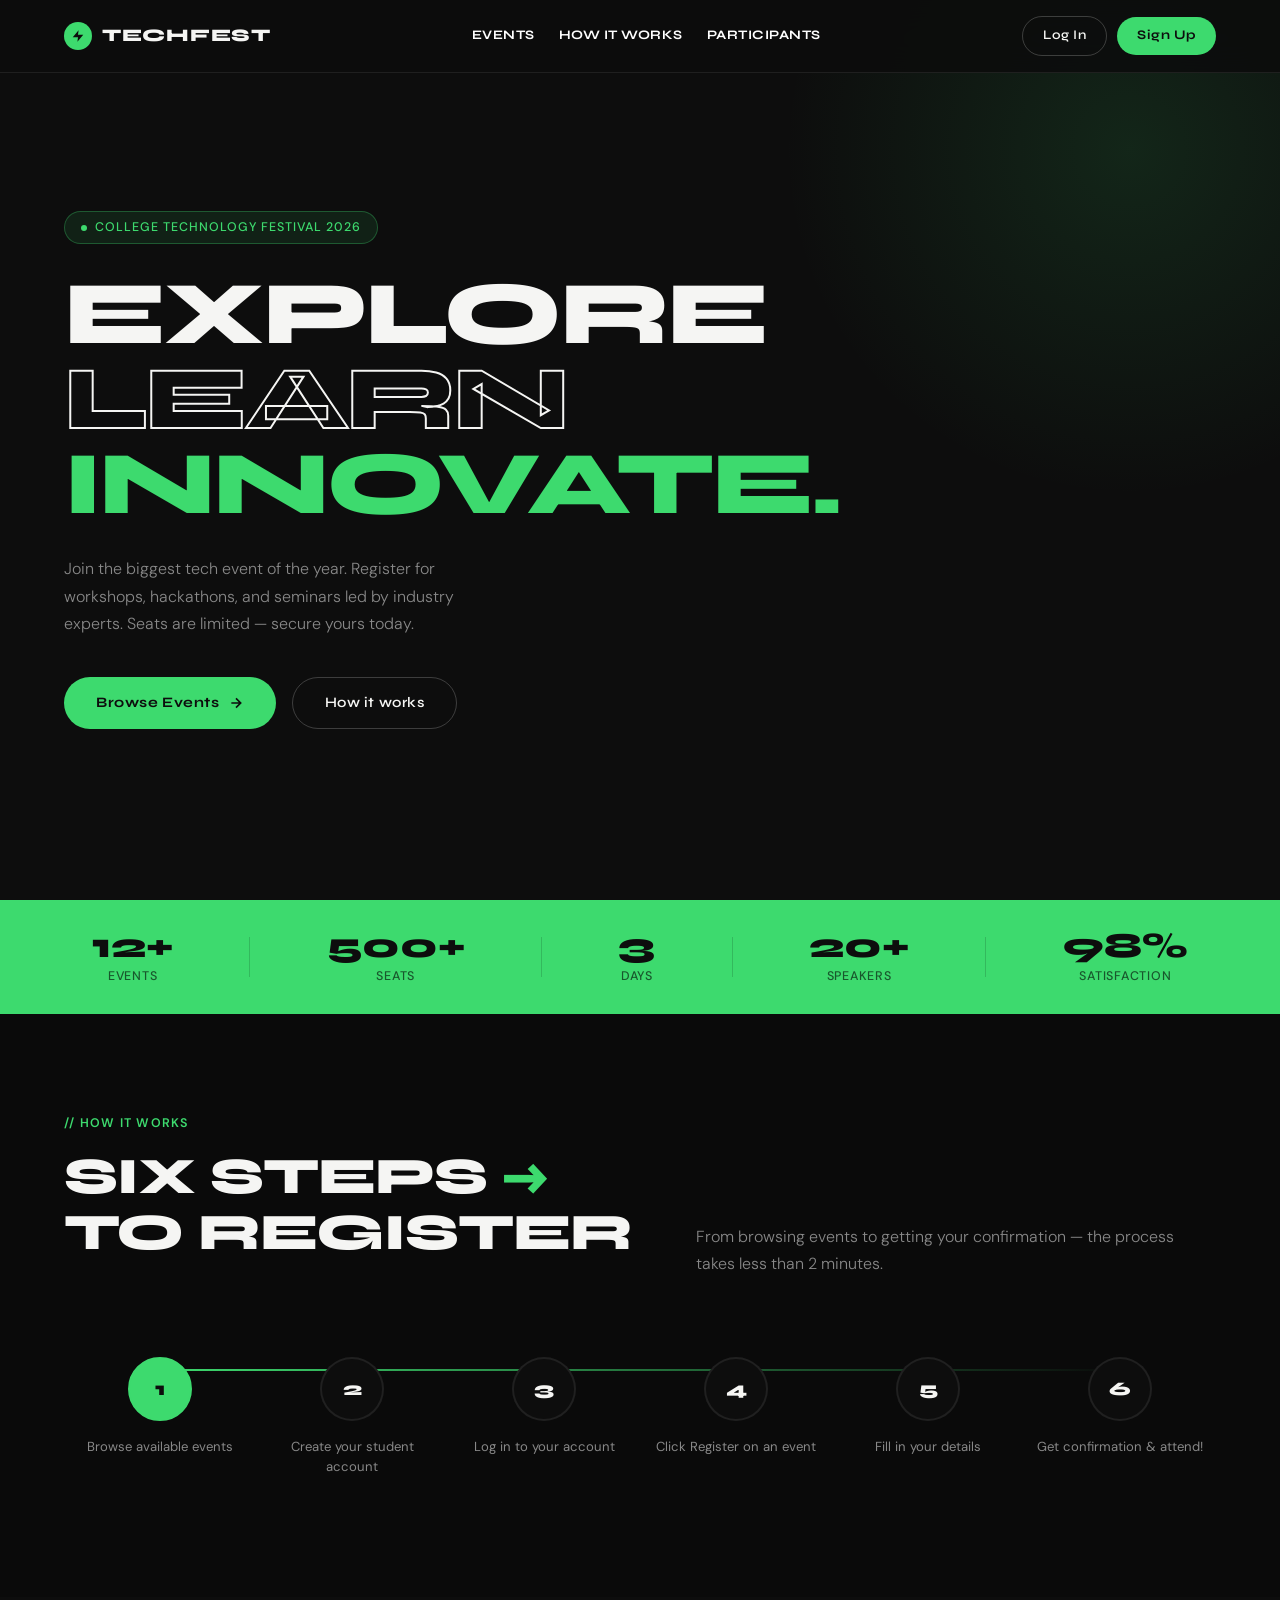
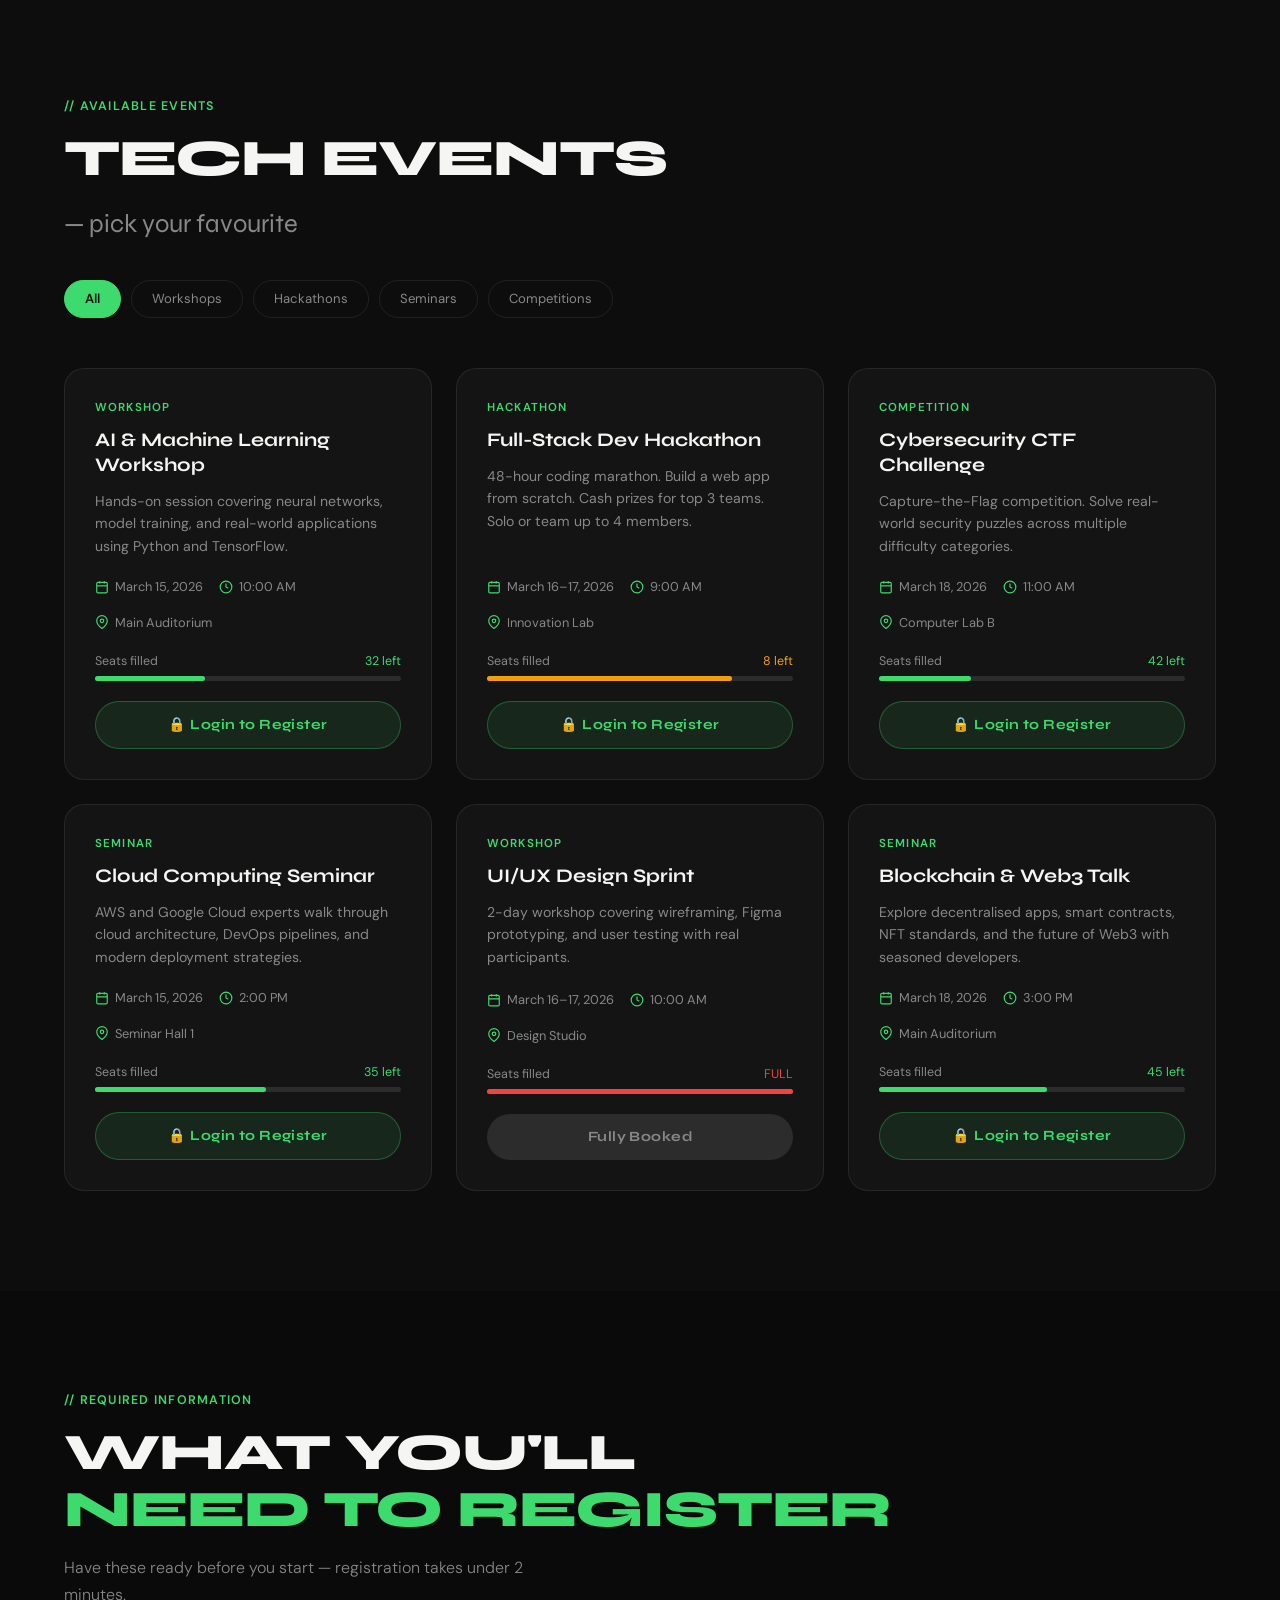
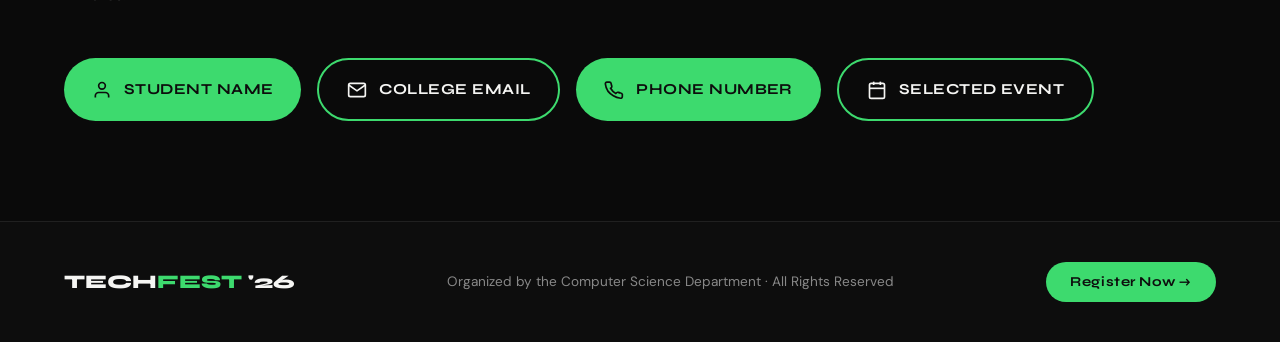
<file: Frontend/index.html>
<!DOCTYPE html>
<html lang="en">

<head>
    <meta charset="UTF-8" />
    <meta name="viewport" content="width=device-width, initial-scale=1.0" />
    <title>TechFest — College Technology Festival</title>
    <link
        href="https://fonts.googleapis.com/css2?family=Syne:wght@400;600;700;800&family=DM+Sans:ital,wght@0,300;0,400;0,500;1,300&display=swap"
        rel="stylesheet" />
        <link href="https://cdn.jsdelivr.net/npm/bootstrap@5.3.3/dist/css/bootstrap.min.css" rel="stylesheet">
        <link rel="stylesheet" href="bootstrap-styles.css">
    <link rel="stylesheet" href="style.css" />
</head>

<body>

    <!-- NAV -->
    <nav>
        <a href="#" class="nav-logo">
            <div class="dot"><svg viewBox="0 0 24 24">
                    <path d="M13 2L3 14h9l-1 8 10-12h-9l1-8z" />
                </svg></div>
            TECHFEST
        </a>
        <!--nav links using Bootstrap classes-->
        <div class="nav-links d-flex flex-row gap-4 mx-auto">
    <a class="nav-link text-uppercase" href="#events">Events</a>
    <a class="nav-link text-uppercase" href="#steps">How it works</a>
    <a class="nav-link text-uppercase" href="#participants">Participants</a>
</div>

        <!-- Guest buttons -->
        <div class="nav-auth" id="navGuest">
            <button class="btn-nav-login" onclick="openAuthModal('login')">Log In</button>
            <button class="btn-nav-signup" onclick="openAuthModal('signup')">Sign Up</button>
        </div>
        <!-- Logged-in state -->
        <div class="nav-user" id="navUser">
            <div class="user-pill">
                <svg viewBox="0 0 24 24" stroke-width="2">
                    <path d="M20 21v-2a4 4 0 0 0-4-4H8a4 4 0 0 0-4 4v2" />
                    <circle cx="12" cy="7" r="4" />
                </svg>
                <span id="navUserName">Student</span>
            </div>
            <button class="btn-logout" onclick="logout()">Log out</button>
        </div>
    </nav>

    <!-- HERO -->
    <section class="hero">
        <div>
            <div class="hero-tag"><span></span> College Technology Festival 2026</div>
            <h1 class="hero-title">
                EXPLORE<br>
                <span class="outline">LEARN</span><br>
                <span class="accent">INNOVATE.</span>
            </h1>
            <p class="hero-sub">Join the biggest tech event of the year. Register for workshops, hackathons, and
                seminars led by industry experts. Seats are limited — secure yours today.</p>
            <div class="hero-btns">
                <a href="#events" class="btn-primary">Browse Events <svg width="16" height="16" viewBox="0 0 24 24"
                        fill="none" stroke="currentColor" stroke-width="2.5">
                        <path d="M5 12h14M12 5l7 7-7 7" />
                    </svg></a>
                <a href="#steps" class="btn-ghost">How it works</a>
            </div>
        </div>
    </section>

    <!-- STATS -->
    <div class="stats-strip">
        <div class="stat">
            <div class="stat-num">12+</div>
            <div class="stat-label">Events</div>
        </div>
        <div class="stat-divider"></div>
        <div class="stat">
            <div class="stat-num">500+</div>
            <div class="stat-label">Seats</div>
        </div>
        <div class="stat-divider"></div>
        <div class="stat">
            <div class="stat-num">3</div>
            <div class="stat-label">Days</div>
        </div>
        <div class="stat-divider"></div>
        <div class="stat">
            <div class="stat-num">20+</div>
            <div class="stat-label">Speakers</div>
        </div>
        <div class="stat-divider"></div>
        <div class="stat">
            <div class="stat-num">98%</div>
            <div class="stat-label">Satisfaction</div>
        </div>
    </div>

    <!-- STEPS -->
    <section class="steps-section" id="steps">
        <div class="steps-header fade-up">
            <div>
                <div class="section-tag">// How It Works</div>
                <h2 class="section-title">SIX STEPS <span style="color:var(--green)">→</span><br>TO REGISTER</h2>
            </div>
            <p class="section-sub">From browsing events to getting your confirmation — the process takes less than 2
                minutes.</p>
        </div>
        <div class="steps-grid fade-up">
            <div class="step">
                <div class="step-num active">1</div>
                <div class="step-label">Browse available events</div>
            </div>
            <div class="step">
                <div class="step-num">2</div>
                <div class="step-label">Create your student account</div>
            </div>
            <div class="step">
                <div class="step-num">3</div>
                <div class="step-label">Log in to your account</div>
            </div>
            <div class="step">
                <div class="step-num">4</div>
                <div class="step-label">Click Register on an event</div>
            </div>
            <div class="step">
                <div class="step-num">5</div>
                <div class="step-label">Fill in your details</div>
            </div>
            <div class="step">
                <div class="step-num">6</div>
                <div class="step-label">Get confirmation &amp; attend!</div>
            </div>
        </div>
    </section>

    <!-- EVENTS -->
    <section id="events">
        <div class="events-header fade-up">
            <div>
                <div class="section-tag">// Available Events</div>
                <h2 class="section-title">TECH EVENTS<br><span
                        style="font-size:0.5em;color:var(--gray);font-weight:400;letter-spacing:0">— pick your
                        favourite</span></h2>
            </div>
            <div class="category-tabs">
                <button class="tab-btn active" onclick="filterEvents('all',this)">All</button>
                <button class="tab-btn" onclick="filterEvents('workshop',this)">Workshops</button>
                <button class="tab-btn" onclick="filterEvents('hackathon',this)">Hackathons</button>
                <button class="tab-btn" onclick="filterEvents('seminar',this)">Seminars</button>
                <button class="tab-btn" onclick="filterEvents('competition',this)">Competitions</button>
            </div>
        </div>
        <div class="events-grid" id="eventsGrid"></div>
    </section>

    <!-- REQUIREMENTS -->
    <section class="docs-section" id="requirements">
        <div class="fade-up">
            <div class="section-tag">// Required Information</div>
            <h2 class="section-title">WHAT YOU'LL<br><span style="color:var(--green)">NEED TO REGISTER</span></h2>
            <p class="section-sub" style="margin-bottom:0">Have these ready before you start — registration takes under
                2 minutes.</p>
        </div>
        <div class="docs-pills fade-up" style="margin-top:50px">
            <div class="doc-pill"><svg viewBox="0 0 24 24" stroke-width="2">
                    <path d="M20 21v-2a4 4 0 0 0-4-4H8a4 4 0 0 0-4 4v2" />
                    <circle cx="12" cy="7" r="4" />
                </svg>STUDENT NAME</div>
            <div class="doc-pill outline"><svg viewBox="0 0 24 24" stroke-width="2">
                    <path d="M4 4h16c1.1 0 2 .9 2 2v12c0 1.1-.9 2-2 2H4c-1.1 0-2-.9-2-2V6c0-1.1.9-2 2-2z" />
                    <polyline points="22,6 12,13 2,6" />
                </svg>COLLEGE EMAIL</div>
            <div class="doc-pill"><svg viewBox="0 0 24 24" stroke-width="2">
                    <path
                        d="M22 16.92v3a2 2 0 0 1-2.18 2 19.79 19.79 0 0 1-8.63-3.07A19.5 19.5 0 0 1 4.69 13.35 19.79 19.79 0 0 1 1.61 4.73 2 2 0 0 1 3.58 2.52H6.58a2 2 0 0 1 2 1.72c.127.96.361 1.903.7 2.81a2 2 0 0 1-.45 2.11L7.91 9.91a16 16 0 0 0 6.29 6.29l.91-.9a2 2 0 0 1 2.11-.45c.907.339 1.85.573 2.81.7A2 2 0 0 1 21.92 17.58z" />
                </svg>PHONE NUMBER</div>
            <div class="doc-pill outline"><svg viewBox="0 0 24 24" stroke-width="2">
                    <rect x="3" y="4" width="18" height="18" rx="2" ry="2" />
                    <line x1="16" y1="2" x2="16" y2="6" />
                    <line x1="8" y1="2" x2="8" y2="6" />
                    <line x1="3" y1="10" x2="21" y2="10" />
                </svg>SELECTED EVENT</div>
        </div>
    </section>



    <footer>
        <div class="footer-logo">TECH<span>FEST</span> '26</div>
        <div class="footer-text">Organized by the Computer Science Department · All Rights Reserved</div>
        <button class="btn-primary" onclick="document.getElementById('events').scrollIntoView({behavior:'smooth'})"
            style="padding:10px 24px;font-size:0.85rem">Register Now →</button>
    </footer>

    <!-- ═══════════════════════════════════════════
     AUTH MODAL  (Login / Sign Up)
═══════════════════════════════════════════ -->
    <div class="modal-overlay" id="authOverlay" onclick="closeAuthOutside(event)">
        <div class="modal">

            <!-- Bootstrap tabs for Login-->
        
            <div id="loginView">
                <div class="modal-header">
                    <div>
                        <div class="modal-title">Welcome back</div>
                    </div>
                    <button class="modal-close" onclick="closeAuth()">
                        <svg viewBox="0 0 24 24" stroke-width="2">
                            <line x1="18" y1="6" x2="6" y2="18" />
                            <line x1="6" y1="6" x2="18" y2="18" />
                        </svg>
                    </button>
                </div>
        <div class="text-secondary mb-4 opacity-75">Log in to register for TechFest events.</div>

    <div class="alert border-0 d-flex align-items-center gap-2 mb-4" id="authHint" style="background: rgba(61, 218, 110, 0.1); color: #3DDA6E; border-radius: 12px;">
        <svg width="20" height="20" viewBox="0 0 24 24" fill="none" stroke="currentColor" stroke-width="2">
            <circle cx="12" cy="12" r="10" />
            <line x1="12" y1="8" x2="12" y2="12" />
            <line x1="12" y1="16" x2="12.01" y2="16" />
        </svg>
        <span class="small">Please log in or create an account to register.</span>
    </div>

              
                <form id="loginForm" novalidate>
                    <div class="form-group">
                        <label class="form-label">Email Address</label>
                        <input type="email" class="form-control" id="loginEmail" placeholder="you@college.edu" />
                        <div class="form-error" id="loginEmailErr">Please enter a valid email address.</div>
                    </div>
                    <div class="form-group">
                        <label class="form-label">Password</label>
                        <div class="pass-wrap">
                            <input type="password" class="form-control" id="loginPass" placeholder="Your password" />
                            <button type="button" class="pass-eye" onclick="togglePass('loginPass',this)" tabindex="-1">
                                <svg viewBox="0 0 24 24" stroke-width="2">
                                    <path d="M1 12s4-8 11-8 11 8 11 8-4 8-11 8-11-8-11-8z" />
                                    <circle cx="12" cy="12" r="3" />
                                </svg>
                            </button>
                        </div>
                        <div class="form-error" id="loginPassErr">Password is required.</div>
                    </div>
                    <button type="submit" class="btn-submit" id="loginBtn">Log In →</button>
                </form>
                <div class="auth-switch">
                    Haven't created an account? <button type="button" onclick="switchToSignup()">Create one now</button>
                </div>
            </div>

            <!--  Bootstrap SIGNUP FORM -->
            <div id="signupView" style="display:none; font-family: 'Syne', sans-serif;">
    <div class="modal-header d-flex justify-content-between align-items-start border-0 pb-0">
        <div>
            <div class="modal-title display-5 fw-bold text-white" style="letter-spacing: -1px;">Create account</div>
            <div class="text-secondary mt-1 opacity-75">Sign up and join TechFest 2026.</div>
        </div>
        <button class="btn btn-link text-secondary p-0 border-0" onclick="closeAuth()" style="text-decoration: none;">
            <svg width="24" height="24" viewBox="0 0 24 24" fill="none" stroke="currentColor" stroke-width="2">
                <line x1="18" y1="6" x2="6" y2="18" />
                <line x1="6" y1="6" x2="18" y2="18" />
            </svg>
        </button>
    </div>

    <form id="signupForm" class="mt-4" novalidate>
        <div class="row g-3">
            <div class="col-md-6">
                <div class="mb-3">
                    <label class="form-label small text-uppercase fw-bold text-secondary">Full Name</label>
                    <input type="text" class="form-control bg-dark text-white border-secondary py-2" id="signupName" placeholder="e.g. Alex Johnson">
                    <div class="form-text text-danger small d-none" id="signupNameErr">Please enter your full name.</div>
                </div>
                <div class="mb-3">
                    <label class="form-label small text-uppercase fw-bold text-secondary">Phone Number</label>
                    <input type="tel" class="form-control bg-dark text-white border-secondary py-2" id="signupPhone" placeholder="+91 9876543210">
                    <div class="form-text text-danger small d-none" id="signupPhoneErr">Please enter a valid phone number.</div>
                </div>
                <div class="mb-3">
                    <label class="form-label small text-uppercase fw-bold text-secondary">Year of Passing</label>
                    <select class="form-select bg-dark text-white border-secondary py-2" id="signupYear">
                        <option value="">— Select Year —</option>
                        <option value="2026">2026</option>
                        <option value="2027">2027</option>
                        <option value="2028">2028</option>
                        <option value="2029">2029</option>
                        <option value="2030">2030</option>
                        <option value="2031">2031</option>
                    </select>
                    <div class="form-text text-danger small d-none" id="signupYearErr">Please select your year of passing.</div>
                </div>
            </div>

            <div class="col-md-6">
                <div class="mb-3">
                    <label class="form-label small text-uppercase fw-bold text-secondary">Email Address</label>
                    <input type="email" class="form-control bg-dark text-white border-secondary py-2" id="signupEmail" placeholder="you@college.edu">
                    <div class="form-text text-danger small d-none" id="signupEmailErr">Please enter a valid email address.</div>
                </div>
                <div class="mb-3">
                    <label class="form-label small text-uppercase fw-bold text-secondary">Branch Name</label>
                    <select class="form-select bg-dark text-white border-secondary py-2" id="signupBranch">
                        <option value="">— Select Branch —</option>
                        <option value="B.Tech">B.Tech</option>
                        <option value="MCA">MCA</option>
                    </select>
                    <div class="form-text text-danger small d-none" id="signupBranchErr">Please select your branch.</div>
                </div>
                <div class="mb-3">
                    <label class="form-label small text-uppercase fw-bold text-secondary">Password</label>
                    <div class="input-group">
                        <input type="password" class="form-control bg-dark text-white border-secondary py-2" id="signupPass" placeholder="Min. 8 characters">
                        <button class="btn btn-outline-secondary border-start-0" type="button" onclick="togglePass('signupPass',this)">
                            <svg width="18" height="18" viewBox="0 0 24 24" fill="none" stroke="currentColor" stroke-width="2">
                                <path d="M1 12s4-8 11-8 11 8 11 8-4 8-11 8-11-8-11-8z" />
                                <circle cx="12" cy="12" r="3" />
                            </svg>
                        </button>
                    </div>
                    <div class="form-text text-danger small d-none" id="signupPassErr">Password must be at least 8 characters.</div>
                </div>
            </div>
        </div>

                    <button type="submit" class="btn-submit" id="signupBtn">Create Account →</button>
                </form>
                <div class="auth-switch">
                    Already have an account? <button type="button" onclick="switchToLogin()">Log in instead</button>
                </div>
            </div>

        </div>
    </div>

    <!-- ═══════════════════════════════════════════
     REGISTRATION MODAL  (logged-in only)
═══════════════════════════════════════════ -->
    <div class="modal-overlay" id="regOverlay" onclick="closeRegOutside(event)">
        <div class="modal" style="max-width:520px">
            <div class="modal-header">
                <div class="modal-title">Register for Event</div>
                <button class="modal-close" onclick="closeReg()">
                    <svg viewBox="0 0 24 24" stroke-width="2">
                        <line x1="18" y1="6" x2="6" y2="18" />
                        <line x1="6" y1="6" x2="18" y2="18" />
                    </svg>
                </button>
            </div>
            <div class="modal-subtitle">Complete the form below to secure your seat.</div>
            <form id="registrationForm" novalidate>
                <div class="form-row">
                    <div class="form-group">
                        <label class="form-label">Student Name</label>
                        <input type="text" class="form-control" id="studentName" placeholder="Your full name" />
                        <div class="form-error" id="nameErr">Please enter your full name.</div>
                    </div>
                    <div class="form-group">
                        <label class="form-label">Email Address</label>
                        <input type="email" class="form-control" id="studentEmail" placeholder="you@college.edu" />
                        <div class="form-error" id="emailErr">Please enter a valid email.</div>
                    </div>
                </div>
                <div class="form-row">
                    <div class="form-group">
                        <label class="form-label">Phone Number</label>
                        <input type="tel" class="form-control" id="studentPhone" placeholder="+91 9876543210" />
                        <div class="form-error" id="phoneErr">Please enter a valid phone number.</div>
                    </div>
                    <div class="form-group">
                        <label class="form-label">Selected Event</label>
                        <select class="form-control" id="selectedEvent">
                            <option value="">— Choose an event —</option>
                        </select>
                        <div class="form-error" id="eventErr">Please select an event.</div>
                    </div>
                </div>
                <button type="submit" class="btn-submit" id="submitBtn">Complete Registration →</button>
            </form>
        </div>
    </div>

    <!-- TOAST -->
    <div class="toast" id="toast">
        <svg viewBox="0 0 24 24" stroke-width="2.5">
            <polyline points="20 6 9 17 4 12" />
        </svg>
        <span id="toastMsg">Done!</span>
    </div>

    <script src="https://cdn.jsdelivr.net/npm/bootstrap@5.3.3/dist/js/bootstrap.bundle.min.js"></script>
    <script src="script.js"></script>
</body>
</body>

</html>
</file>
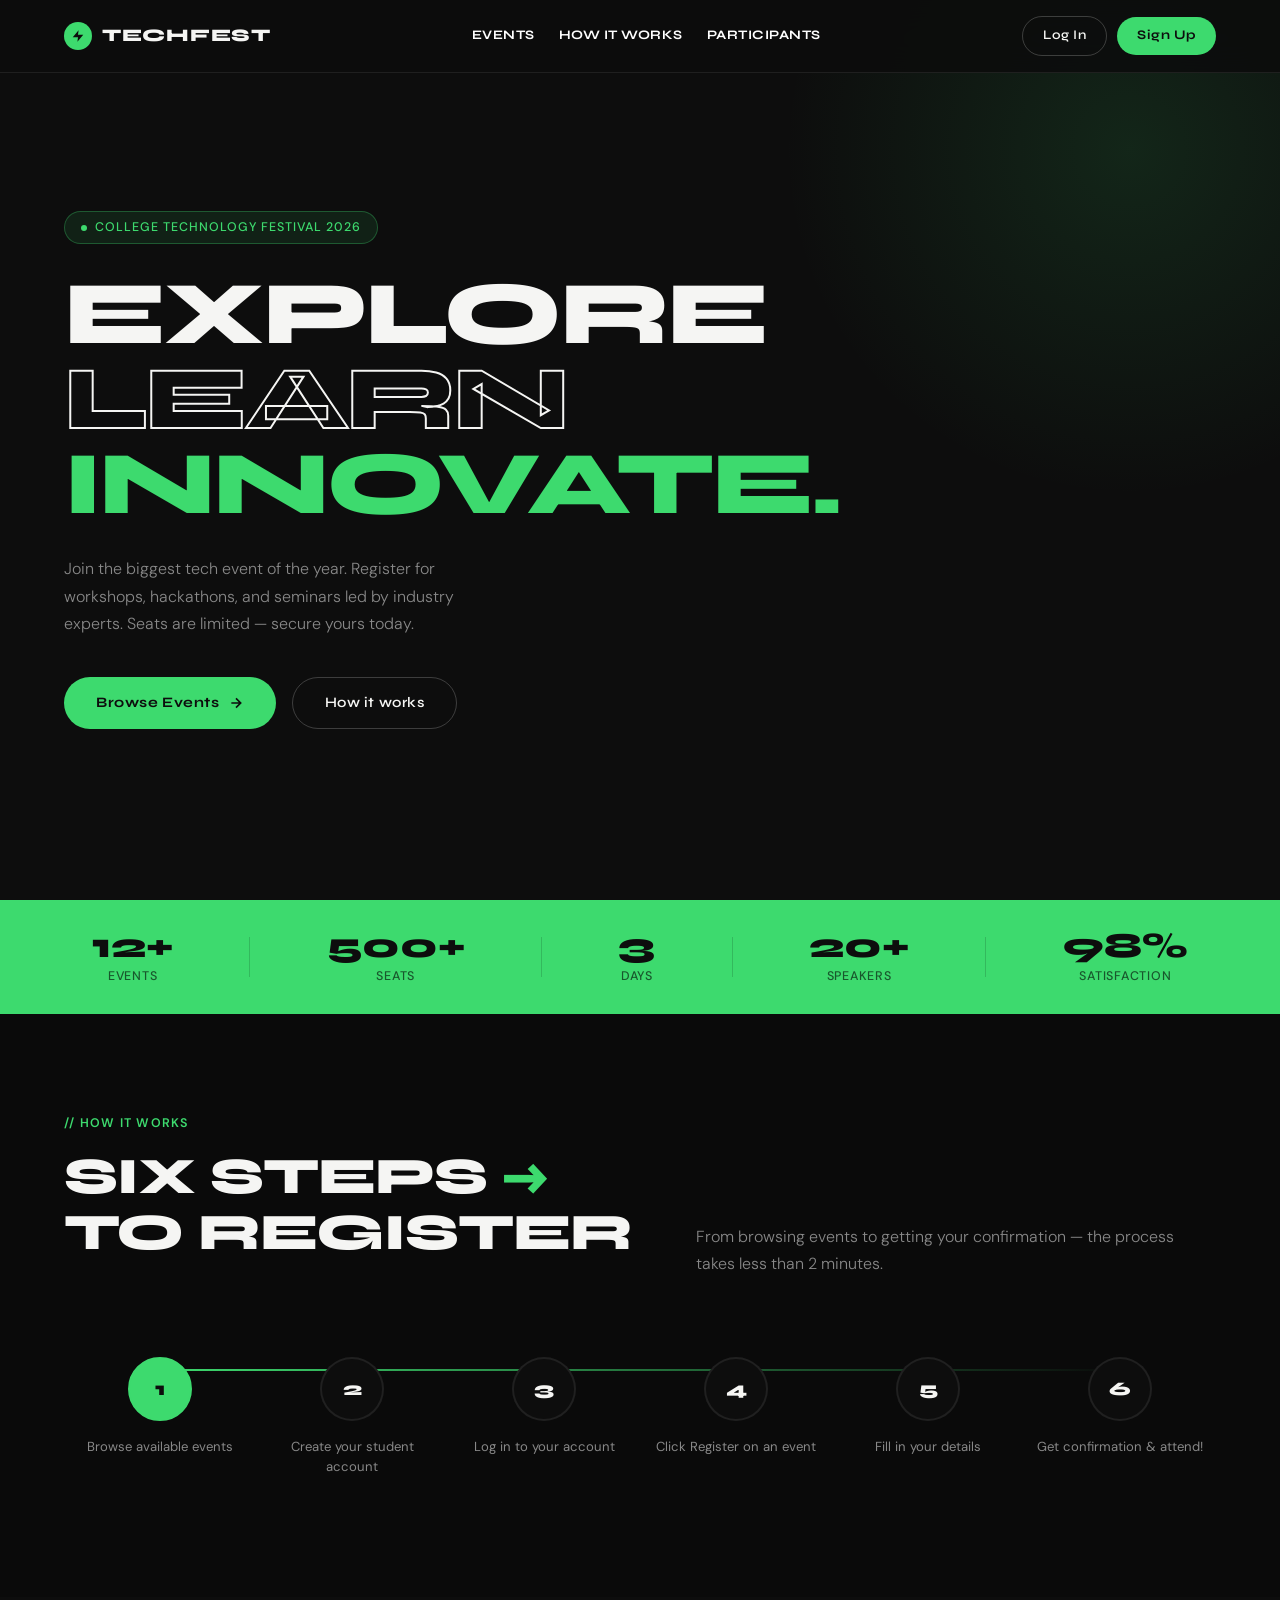
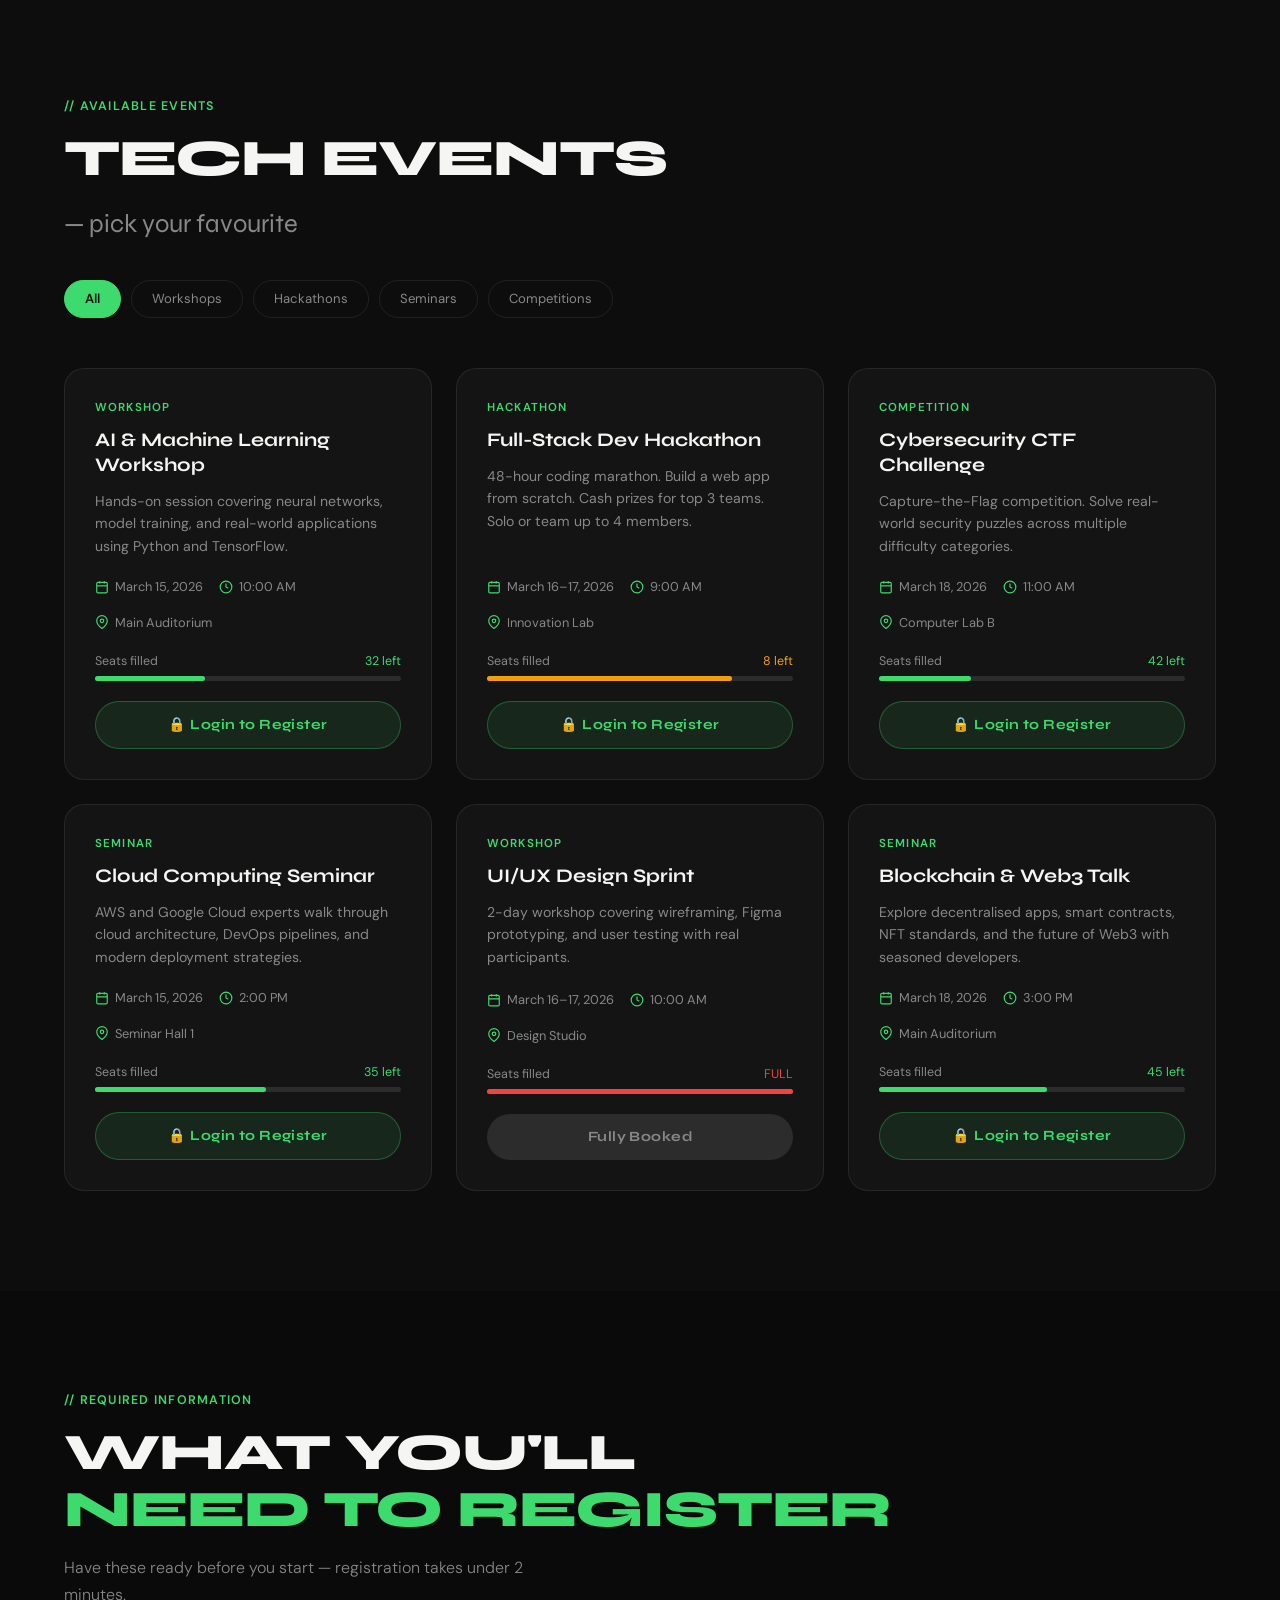
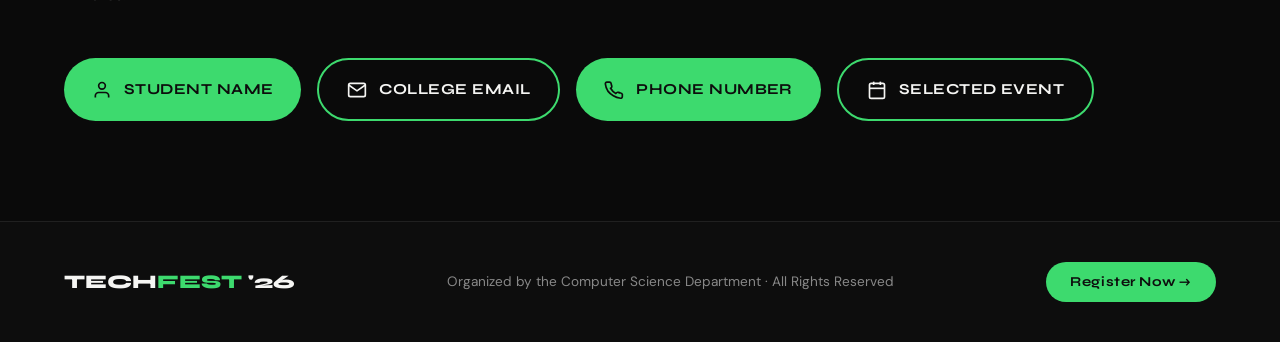
<file: public/index.html>
<!DOCTYPE html>
<html lang="en">

<head>
    <meta charset="UTF-8" />
    <meta name="viewport" content="width=device-width, initial-scale=1.0" />
    <title>TechFest — College Technology Festival</title>
    <link
        href="https://fonts.googleapis.com/css2?family=Syne:wght@400;600;700;800&family=DM+Sans:ital,wght@0,300;0,400;0,500;1,300&display=swap"
        rel="stylesheet" />
    <link href="https://cdn.jsdelivr.net/npm/bootstrap@5.3.3/dist/css/bootstrap.min.css" rel="stylesheet">
    <link rel="stylesheet" href="css/bootstrap-styles.css">
    <link rel="stylesheet" href="css/style.css" />
</head>

<body>

    <!-- NAV -->
    <nav>
        <a href="#" class="nav-logo">
            <div class="dot"><svg viewBox="0 0 24 24">
                    <path d="M13 2L3 14h9l-1 8 10-12h-9l1-8z" />
                </svg></div>
            TECHFEST
        </a>
        <!--nav links using Bootstrap classes-->
        <div class="nav-links d-flex flex-row gap-4 mx-auto">
            <a class="nav-link text-uppercase" href="#events">Events</a>
            <a class="nav-link text-uppercase" href="#steps">How it works</a>
            <a class="nav-link text-uppercase" href="#participants">Participants</a>
        </div>

        <!-- Guest buttons -->
        <div class="nav-auth" id="navGuest">
            <button class="btn-nav-login" onclick="openAuthModal('login')">Log In</button>
            <button class="btn-nav-signup" onclick="openAuthModal('signup')">Sign Up</button>
        </div>
        <!-- Logged-in state -->
        <div class="nav-user" id="navUser">
            <div class="user-pill">
                <svg viewBox="0 0 24 24" stroke-width="2">
                    <path d="M20 21v-2a4 4 0 0 0-4-4H8a4 4 0 0 0-4 4v2" />
                    <circle cx="12" cy="7" r="4" />
                </svg>
                <span id="navUserName">Student</span>
            </div>
            <button class="btn-logout" onclick="logout()">Log out</button>
        </div>
    </nav>

    <!-- HERO -->
    <section class="hero">
        <div>
            <div class="hero-tag"><span></span> College Technology Festival 2026</div>
            <h1 class="hero-title">
                EXPLORE<br>
                <span class="outline">LEARN</span><br>
                <span class="accent">INNOVATE.</span>
            </h1>
            <p class="hero-sub">Join the biggest tech event of the year. Register for workshops, hackathons, and
                seminars led by industry experts. Seats are limited — secure yours today.</p>
            <div class="hero-btns">
                <a href="#events" class="btn-primary">Browse Events <svg width="16" height="16" viewBox="0 0 24 24"
                        fill="none" stroke="currentColor" stroke-width="2.5">
                        <path d="M5 12h14M12 5l7 7-7 7" />
                    </svg></a>
                <a href="#steps" class="btn-ghost">How it works</a>
            </div>
        </div>
    </section>

    <!-- STATS -->
    <div class="stats-strip">
        <div class="stat">
            <div class="stat-num">12+</div>
            <div class="stat-label">Events</div>
        </div>
        <div class="stat-divider"></div>
        <div class="stat">
            <div class="stat-num">500+</div>
            <div class="stat-label">Seats</div>
        </div>
        <div class="stat-divider"></div>
        <div class="stat">
            <div class="stat-num">3</div>
            <div class="stat-label">Days</div>
        </div>
        <div class="stat-divider"></div>
        <div class="stat">
            <div class="stat-num">20+</div>
            <div class="stat-label">Speakers</div>
        </div>
        <div class="stat-divider"></div>
        <div class="stat">
            <div class="stat-num">98%</div>
            <div class="stat-label">Satisfaction</div>
        </div>
    </div>

    <!-- STEPS -->
    <section class="steps-section" id="steps">
        <div class="steps-header fade-up">
            <div>
                <div class="section-tag">// How It Works</div>
                <h2 class="section-title">SIX STEPS <span style="color:var(--green)">→</span><br>TO REGISTER</h2>
            </div>
            <p class="section-sub">From browsing events to getting your confirmation — the process takes less than 2
                minutes.</p>
        </div>
        <div class="steps-grid fade-up">
            <div class="step">
                <div class="step-num active">1</div>
                <div class="step-label">Browse available events</div>
            </div>
            <div class="step">
                <div class="step-num">2</div>
                <div class="step-label">Create your student account</div>
            </div>
            <div class="step">
                <div class="step-num">3</div>
                <div class="step-label">Log in to your account</div>
            </div>
            <div class="step">
                <div class="step-num">4</div>
                <div class="step-label">Click Register on an event</div>
            </div>
            <div class="step">
                <div class="step-num">5</div>
                <div class="step-label">Fill in your details</div>
            </div>
            <div class="step">
                <div class="step-num">6</div>
                <div class="step-label">Get confirmation &amp; attend!</div>
            </div>
        </div>
    </section>

    <!-- EVENTS -->
    <section id="events">
        <div class="events-header fade-up">
            <div>
                <div class="section-tag">// Available Events</div>
                <h2 class="section-title">TECH EVENTS<br><span
                        style="font-size:0.5em;color:var(--gray);font-weight:400;letter-spacing:0">— pick your
                        favourite</span></h2>
            </div>
            <div class="category-tabs">
                <button class="tab-btn active" onclick="filterEvents('all',this)">All</button>
                <button class="tab-btn" onclick="filterEvents('workshop',this)">Workshops</button>
                <button class="tab-btn" onclick="filterEvents('hackathon',this)">Hackathons</button>
                <button class="tab-btn" onclick="filterEvents('seminar',this)">Seminars</button>
                <button class="tab-btn" onclick="filterEvents('competition',this)">Competitions</button>
            </div>
        </div>
        <div class="events-grid" id="eventsGrid"></div>
    </section>

    <!-- REQUIREMENTS -->
    <section class="docs-section" id="requirements">
        <div class="fade-up">
            <div class="section-tag">// Required Information</div>
            <h2 class="section-title">WHAT YOU'LL<br><span style="color:var(--green)">NEED TO REGISTER</span></h2>
            <p class="section-sub" style="margin-bottom:0">Have these ready before you start — registration takes under
                2 minutes.</p>
        </div>
        <div class="docs-pills fade-up" style="margin-top:50px">
            <div class="doc-pill"><svg viewBox="0 0 24 24" stroke-width="2">
                    <path d="M20 21v-2a4 4 0 0 0-4-4H8a4 4 0 0 0-4 4v2" />
                    <circle cx="12" cy="7" r="4" />
                </svg>STUDENT NAME</div>
            <div class="doc-pill outline"><svg viewBox="0 0 24 24" stroke-width="2">
                    <path d="M4 4h16c1.1 0 2 .9 2 2v12c0 1.1-.9 2-2 2H4c-1.1 0-2-.9-2-2V6c0-1.1.9-2 2-2z" />
                    <polyline points="22,6 12,13 2,6" />
                </svg>COLLEGE EMAIL</div>
            <div class="doc-pill"><svg viewBox="0 0 24 24" stroke-width="2">
                    <path
                        d="M22 16.92v3a2 2 0 0 1-2.18 2 19.79 19.79 0 0 1-8.63-3.07A19.5 19.5 0 0 1 4.69 13.35 19.79 19.79 0 0 1 1.61 4.73 2 2 0 0 1 3.58 2.52H6.58a2 2 0 0 1 2 1.72c.127.96.361 1.903.7 2.81a2 2 0 0 1-.45 2.11L7.91 9.91a16 16 0 0 0 6.29 6.29l.91-.9a2 2 0 0 1 2.11-.45c.907.339 1.85.573 2.81.7A2 2 0 0 1 21.92 17.58z" />
                </svg>PHONE NUMBER</div>
            <div class="doc-pill outline"><svg viewBox="0 0 24 24" stroke-width="2">
                    <rect x="3" y="4" width="18" height="18" rx="2" ry="2" />
                    <line x1="16" y1="2" x2="16" y2="6" />
                    <line x1="8" y1="2" x2="8" y2="6" />
                    <line x1="3" y1="10" x2="21" y2="10" />
                </svg>SELECTED EVENT</div>
        </div>
    </section>



    <footer>
        <div class="footer-logo">TECH<span>FEST</span> '26</div>
        <div class="footer-text">Organized by the Computer Science Department · All Rights Reserved</div>
        <button class="btn-primary" onclick="document.getElementById('events').scrollIntoView({behavior:'smooth'})"
            style="padding:10px 24px;font-size:0.85rem">Register Now →</button>
    </footer>

    <!-- ═══════════════════════════════════════════
     AUTH MODAL  (Login / Sign Up)
═══════════════════════════════════════════ -->
    <div class="modal-overlay" id="authOverlay" onclick="closeAuthOutside(event)">
        <div class="modal">

            <!-- Bootstrap tabs for Login-->

            <div id="loginView">
                <div class="modal-header">
                    <div>
                        <div class="modal-title">Welcome back</div>
                    </div>
                    <button class="modal-close" onclick="closeAuth()">
                        <svg viewBox="0 0 24 24" stroke-width="2">
                            <line x1="18" y1="6" x2="6" y2="18" />
                            <line x1="6" y1="6" x2="18" y2="18" />
                        </svg>
                    </button>
                </div>
                <div class="text-secondary mb-4 opacity-75">Log in to register for TechFest events.</div>

                <div class="alert border-0 d-flex align-items-center gap-2 mb-4" id="authHint"
                    style="background: rgba(61, 218, 110, 0.1); color: #3DDA6E; border-radius: 12px;">
                    <svg width="20" height="20" viewBox="0 0 24 24" fill="none" stroke="currentColor" stroke-width="2">
                        <circle cx="12" cy="12" r="10" />
                        <line x1="12" y1="8" x2="12" y2="12" />
                        <line x1="12" y1="16" x2="12.01" y2="16" />
                    </svg>
                    <span class="small">Please log in or create an account to register.</span>
                </div>


                <form id="loginForm" novalidate>
                    <div class="form-group">
                        <label class="form-label">Email Address</label>
                        <input type="email" class="form-control" id="loginEmail" placeholder="you@college.edu" />
                        <div class="form-error" id="loginEmailErr">Please enter a valid email address.</div>
                    </div>
                    <div class="form-group">
                        <label class="form-label">Password</label>
                        <div class="pass-wrap">
                            <input type="password" class="form-control" id="loginPass" placeholder="Your password" />
                            <button type="button" class="pass-eye" onclick="togglePass('loginPass',this)" tabindex="-1">
                                <svg viewBox="0 0 24 24" stroke-width="2">
                                    <path d="M1 12s4-8 11-8 11 8 11 8-4 8-11 8-11-8-11-8z" />
                                    <circle cx="12" cy="12" r="3" />
                                </svg>
                            </button>
                        </div>
                        <div class="form-error" id="loginPassErr">Password is required.</div>
                    </div>
                    <button type="submit" class="btn-submit" id="loginBtn">Log In →</button>
                </form>
                <div class="auth-switch">
                    Haven't created an account? <button type="button" onclick="switchToSignup()">Create one now</button>
                </div>
            </div>

            <!--  Bootstrap SIGNUP FORM -->
            <div id="signupView" style="display:none; font-family: 'Syne', sans-serif;">
                <div class="modal-header d-flex justify-content-between align-items-start border-0 pb-0">
                    <div>
                        <div class="modal-title display-5 fw-bold text-white" style="letter-spacing: -1px;">Create
                            account</div>
                        <div class="text-secondary mt-1 opacity-75">Sign up and join TechFest 2026.</div>
                    </div>
                    <button class="btn btn-link text-secondary p-0 border-0" onclick="closeAuth()"
                        style="text-decoration: none;">
                        <svg width="24" height="24" viewBox="0 0 24 24" fill="none" stroke="currentColor"
                            stroke-width="2">
                            <line x1="18" y1="6" x2="6" y2="18" />
                            <line x1="6" y1="6" x2="18" y2="18" />
                        </svg>
                    </button>
                </div>

                <form id="signupForm" class="mt-4" novalidate>
                    <div class="row g-3">
                        <div class="col-md-6">
                            <div class="mb-3">
                                <label class="form-label small text-uppercase fw-bold text-secondary">Full Name</label>
                                <input type="text" class="form-control bg-dark text-white border-secondary py-2"
                                    id="signupName" placeholder="e.g. Alex Johnson">
                                <div class="form-text text-danger small d-none" id="signupNameErr">Please enter your
                                    full name.</div>
                            </div>
                            <div class="mb-3">
                                <label class="form-label small text-uppercase fw-bold text-secondary">Phone
                                    Number</label>
                                <input type="tel" class="form-control bg-dark text-white border-secondary py-2"
                                    id="signupPhone" placeholder="+91 9876543210">
                                <div class="form-text text-danger small d-none" id="signupPhoneErr">Please enter a valid
                                    phone number.</div>
                            </div>
                            <div class="mb-3">
                                <label class="form-label small text-uppercase fw-bold text-secondary">Year of
                                    Passing</label>
                                <select class="form-select bg-dark text-white border-secondary py-2" id="signupYear">
                                    <option value="">— Select Year —</option>
                                    <option value="2026">2026</option>
                                    <option value="2027">2027</option>
                                    <option value="2028">2028</option>
                                    <option value="2029">2029</option>
                                    <option value="2030">2030</option>
                                    <option value="2031">2031</option>
                                </select>
                                <div class="form-text text-danger small d-none" id="signupYearErr">Please select your
                                    year of passing.</div>
                            </div>
                        </div>

                        <div class="col-md-6">
                            <div class="mb-3">
                                <label class="form-label small text-uppercase fw-bold text-secondary">Email
                                    Address</label>
                                <input type="email" class="form-control bg-dark text-white border-secondary py-2"
                                    id="signupEmail" placeholder="you@college.edu">
                                <div class="form-text text-danger small d-none" id="signupEmailErr">Please enter a valid
                                    email address.</div>
                            </div>
                            <div class="mb-3">
                                <label class="form-label small text-uppercase fw-bold text-secondary">Branch
                                    Name</label>
                                <select class="form-select bg-dark text-white border-secondary py-2" id="signupBranch">
                                    <option value="">— Select Branch —</option>
                                    <option value="B.Tech">B.Tech</option>
                                    <option value="MCA">MCA</option>
                                </select>
                                <div class="form-text text-danger small d-none" id="signupBranchErr">Please select your
                                    branch.</div>
                            </div>
                            <div class="mb-3">
                                <label class="form-label small text-uppercase fw-bold text-secondary">Password</label>
                                <div class="input-group">
                                    <input type="password" class="form-control bg-dark text-white border-secondary py-2"
                                        id="signupPass" placeholder="Min. 8 characters">
                                    <button class="btn btn-outline-secondary border-start-0" type="button"
                                        onclick="togglePass('signupPass',this)">
                                        <svg width="18" height="18" viewBox="0 0 24 24" fill="none"
                                            stroke="currentColor" stroke-width="2">
                                            <path d="M1 12s4-8 11-8 11 8 11 8-4 8-11 8-11-8-11-8z" />
                                            <circle cx="12" cy="12" r="3" />
                                        </svg>
                                    </button>
                                </div>
                                <div class="form-text text-danger small d-none" id="signupPassErr">Password must be at
                                    least 8 characters.</div>
                            </div>
                        </div>
                    </div>

                    <button type="submit" class="btn-submit" id="signupBtn">Create Account →</button>
                </form>
                <div class="auth-switch">
                    Already have an account? <button type="button" onclick="switchToLogin()">Log in instead</button>
                </div>
            </div>

        </div>
    </div>

    <!-- ═══════════════════════════════════════════
     REGISTRATION MODAL  (logged-in only)
═══════════════════════════════════════════ -->
    <div class="modal-overlay" id="regOverlay" onclick="closeRegOutside(event)">
        <div class="modal" style="max-width:520px">
            <div class="modal-header">
                <div class="modal-title">Register for Event</div>
                <button class="modal-close" onclick="closeReg()">
                    <svg viewBox="0 0 24 24" stroke-width="2">
                        <line x1="18" y1="6" x2="6" y2="18" />
                        <line x1="6" y1="6" x2="18" y2="18" />
                    </svg>
                </button>
            </div>
            <div class="modal-subtitle">Complete the form below to secure your seat.</div>
            <form id="registrationForm" novalidate>
                <div class="form-row">
                    <div class="form-group">
                        <label class="form-label">Student Name</label>
                        <input type="text" class="form-control" id="studentName" placeholder="Your full name" />
                        <div class="form-error" id="nameErr">Please enter your full name.</div>
                    </div>
                    <div class="form-group">
                        <label class="form-label">Email Address</label>
                        <input type="email" class="form-control" id="studentEmail" placeholder="you@college.edu" />
                        <div class="form-error" id="emailErr">Please enter a valid email.</div>
                    </div>
                </div>
                <div class="form-row">
                    <div class="form-group">
                        <label class="form-label">Phone Number</label>
                        <input type="tel" class="form-control" id="studentPhone" placeholder="+91 9876543210" />
                        <div class="form-error" id="phoneErr">Please enter a valid phone number.</div>
                    </div>
                    <div class="form-group">
                        <label class="form-label">Selected Event</label>
                        <select class="form-control" id="selectedEvent">
                            <option value="">— Choose an event —</option>
                        </select>
                        <div class="form-error" id="eventErr">Please select an event.</div>
                    </div>
                </div>
                <button type="submit" class="btn-submit" id="submitBtn">Complete Registration →</button>
            </form>
        </div>
    </div>

    <!-- TOAST -->
    <div class="toast" id="toast">
        <svg viewBox="0 0 24 24" stroke-width="2.5">
            <polyline points="20 6 9 17 4 12" />
        </svg>
        <span id="toastMsg">Done!</span>
    </div>

    <script src="https://cdn.jsdelivr.net/npm/bootstrap@5.3.3/dist/js/bootstrap.bundle.min.js"></script>
    <script src="js/script.js"></script>
</body>
</body>

</html>
</file>
<file: Frontend/style.css>
@import url("https://cdn.jsdelivr.net/npm/bootstrap@5.3.3/dist/css/bootstrap.min.css");

    *,
    *::before,
    *::after {
      box-sizing: border-box;
      margin: 0;
      padding: 0;
    }

    /* Override Bootstrap Reboot to keep original look */
    p, h1, h2, h3, h4, h5, h6, ul, ol, dl, figure { margin: 0; padding: 0; }
    a { text-decoration: none; color: inherit; }
    a:hover { color: inherit; text-decoration: none; }

    :root {
      --green: #3DDA6E;
      --green-dark: #28b855;
      --black: #0d0d0d;
      --white: #f5f5f3;
      --gray: #888;
      --card-bg: #141414;
      --border: rgba(255, 255, 255, 0.08);
    }

    html {
      scroll-behavior: smooth;
    }

    body {
      background: var(--black);
      color: var(--white);
      font-family: 'DM Sans', sans-serif;
      overflow-x: hidden;
    }

    /* NAV */
    nav {
      position: fixed;
      top: 0;
      left: 0;
      right: 0;
      z-index: 200;
      display: flex;
      align-items: center;
      justify-content: space-between;
      padding: 16px 5%;
      background: rgba(13, 13, 13, 0.9);
      backdrop-filter: blur(16px);
      border-bottom: 1px solid var(--border);
    }

    .nav-logo {
      display: flex;
      align-items: center;
      gap: 10px;
      font-family: 'Syne', sans-serif;
      font-weight: 800;
      font-size: 1.1rem;
      letter-spacing: 0.04em;
      text-decoration: none;
      color: var(--white);
    }

    .nav-logo .dot {
      width: 28px;
      height: 28px;
      background: var(--green);
      border-radius: 50%;
      display: flex;
      align-items: center;
      justify-content: center;
    }

    .nav-logo .dot svg {
      width: 14px;
      height: 14px;
      fill: var(--black);
    }

    .nav-links {
      display: flex;
      gap: 32px;
    }

    .nav-links a {
      color: var(--gray);
      text-decoration: none;
      font-size: 0.85rem;
      letter-spacing: 0.04em;
      text-transform: uppercase;
      transition: color 0.2s;
    }

    .nav-links a:hover {
      color: var(--white);
    }

    .nav-auth {
      display: flex;
      align-items: center;
      gap: 10px;
    }

    .btn-nav-login {
      background: transparent;
      color: var(--white);
      border: 1px solid rgba(255, 255, 255, 0.2);
      padding: 9px 20px;
      border-radius: 50px;
      font-family: 'Syne', sans-serif;
      font-weight: 600;
      font-size: 0.82rem;
      cursor: pointer;
      letter-spacing: 0.04em;
      transition: all 0.2s;
    }

    .btn-nav-login:hover {
      border-color: var(--green);
      color: var(--green);
    }

    .btn-nav-signup {
      background: var(--green);
      color: var(--black);
      border: none;
      padding: 9px 20px;
      border-radius: 50px;
      font-family: 'Syne', sans-serif;
      font-weight: 700;
      font-size: 0.82rem;
      cursor: pointer;
      letter-spacing: 0.04em;
      transition: all 0.2s;
    }

    .btn-nav-signup:hover {
      background: var(--green-dark);
      transform: scale(1.03);
    }

    .nav-user {
      display: none;
      align-items: center;
      gap: 10px;
    }

    .nav-user.visible {
      display: flex;
    }

    .user-pill {
      display: flex;
      align-items: center;
      gap: 8px;
      background: rgba(61, 218, 110, 0.1);
      border: 1px solid rgba(61, 218, 110, 0.25);
      padding: 7px 14px;
      border-radius: 50px;
      font-size: 0.82rem;
      color: var(--green);
    }

    .user-pill svg {
      width: 14px;
      height: 14px;
      stroke: var(--green);
      fill: none;
    }

    .btn-logout {
      background: transparent;
      color: var(--gray);
      border: 1px solid var(--border);
      padding: 7px 14px;
      border-radius: 50px;
      font-size: 0.78rem;
      cursor: pointer;
      font-family: 'DM Sans', sans-serif;
      transition: all 0.2s;
    }

    .btn-logout:hover {
      color: #ef4444;
      border-color: #ef4444;
    }

    /* HERO */
    .hero {
      min-height: 100vh;
      padding: 120px 5% 80px;
      display: grid;
      grid-template-columns: 1fr 1fr;
      align-items: center;
      gap: 60px;
      position: relative;
      overflow: hidden;
    }

    .hero::before {
      content: '';
      position: absolute;
      top: -200px;
      right: -200px;
      width: 700px;
      height: 700px;
      background: radial-gradient(circle, rgba(61, 218, 110, 0.12) 0%, transparent 70%);
      pointer-events: none;
    }

    .hero-tag {
      display: inline-flex;
      align-items: center;
      gap: 8px;
      background: rgba(61, 218, 110, 0.1);
      border: 1px solid rgba(61, 218, 110, 0.3);
      color: var(--green);
      padding: 6px 16px;
      border-radius: 50px;
      font-size: 0.78rem;
      font-weight: 500;
      letter-spacing: 0.08em;
      text-transform: uppercase;
      margin-bottom: 28px;
    }

    .hero-tag span {
      width: 6px;
      height: 6px;
      background: var(--green);
      border-radius: 50%;
      animation: pulse 1.5s infinite;
    }

    @keyframes pulse {

      0%,
      100% {
        opacity: 1;
      }

      50% {
        opacity: 0.3;
      }
    }

    .hero-title {
      font-family: 'Syne', sans-serif;
      font-size: clamp(3.5rem, 7vw, 6.5rem);
      font-weight: 800;
      line-height: 0.95;
      letter-spacing: -0.03em;
      margin-bottom: 28px;
    }

    .hero-title .accent {
      color: var(--green);
    }

    .hero-title .outline {
      -webkit-text-stroke: 2px var(--white);
      color: transparent;
    }

    .hero-sub {
      color: var(--gray);
      font-size: 1rem;
      line-height: 1.7;
      max-width: 420px;
      margin-bottom: 40px;
      font-weight: 300;
    }

    .hero-btns {
      display: flex;
      gap: 16px;
      flex-wrap: wrap;
    }

    .btn-primary {
      background: var(--green);
      color: var(--black);
      border: none;
      padding: 14px 32px;
      border-radius: 50px;
      font-family: 'Syne', sans-serif;
      font-weight: 700;
      font-size: 0.9rem;
      cursor: pointer;
      text-decoration: none;
      letter-spacing: 0.04em;
      transition: all 0.2s;
      display: inline-flex;
      align-items: center;
      gap: 8px;
    }

    .btn-primary:hover {
      background: var(--green-dark);
      transform: translateY(-2px);
    }

    .btn-ghost {
      background: transparent;
      color: var(--white);
      border: 1px solid rgba(255, 255, 255, 0.2);
      padding: 14px 32px;
      border-radius: 50px;
      font-family: 'Syne', sans-serif;
      font-weight: 600;
      font-size: 0.9rem;
      cursor: pointer;
      text-decoration: none;
      letter-spacing: 0.04em;
      transition: all 0.2s;
      display: inline-flex;
      align-items: center;
      gap: 8px;
    }

    .btn-ghost:hover {
      border-color: var(--green);
      color: var(--green);
    }

    @keyframes floatCard {

      0%,
      100% {
        transform: translateY(0);
      }

      50% {
        transform: translateY(-8px);
      }
    }

    .hero-card-label {
      font-size: 0.72rem;
      text-transform: uppercase;
      letter-spacing: 0.1em;
      color: var(--green);
      font-weight: 600;
      margin-bottom: 10px;
    }

    .hero-card-title {
      font-family: 'Syne', sans-serif;
      font-weight: 700;
      font-size: 1.1rem;
      margin-bottom: 8px;
    }

    .hero-card-meta {
      color: var(--gray);
      font-size: 0.85rem;
    }

    .seat-bar {
      margin-top: 14px;
    }

    .seat-bar-label {
      display: flex;
      justify-content: space-between;
      font-size: 0.78rem;
      color: var(--gray);
      margin-bottom: 6px;
    }

    .seat-bar-track {
      height: 5px;
      background: rgba(255, 255, 255, 0.1);
      border-radius: 3px;
    }

    .seat-bar-fill {
      height: 100%;
      background: var(--green);
      border-radius: 3px;
    }

    /* STATS */
    .stats-strip {
      background: var(--green);
      padding: 28px 5%;
      display: flex;
      align-items: center;
      justify-content: space-around;
      flex-wrap: wrap;
      gap: 20px;
    }

    .stat {
      text-align: center;
    }

    .stat-num {
      font-family: 'Syne', sans-serif;
      font-weight: 800;
      font-size: 2.2rem;
      color: var(--black);
      line-height: 1;
    }

    .stat-label {
      font-size: 0.78rem;
      color: rgba(0, 0, 0, 0.6);
      font-weight: 500;
      text-transform: uppercase;
      letter-spacing: 0.06em;
      margin-top: 4px;
    }

    .stat-divider {
      width: 1px;
      height: 40px;
      background: rgba(0, 0, 0, 0.15);
    }

    /* SECTIONS */
    section {
      padding: 100px 5%;
    }

    .section-tag {
      font-size: 0.78rem;
      text-transform: uppercase;
      letter-spacing: 0.1em;
      color: var(--green);
      font-weight: 600;
      margin-bottom: 16px;
    }

    .section-title {
      font-family: 'Syne', sans-serif;
      font-weight: 800;
      font-size: clamp(2rem, 4vw, 3.2rem);
      line-height: 1.1;
      letter-spacing: -0.02em;
      margin-bottom: 16px;
    }

    .section-sub {
      color: var(--gray);
      font-size: 1rem;
      max-width: 520px;
      line-height: 1.7;
      font-weight: 300;
    }

    /* STEPS */
    .steps-section {
      background: #0a0a0a;
    }

    .steps-header {
      display: flex;
      justify-content: space-between;
      align-items: flex-end;
      margin-bottom: 60px;
      flex-wrap: wrap;
      gap: 20px;
    }

    .steps-grid {
      display: grid;
      grid-template-columns: repeat(6, 1fr);
      gap: 0;
      position: relative;
    }

    .steps-grid::before {
      content: '';
      position: absolute;
      top: 32px;
      left: 8%;
      right: 8%;
      height: 2px;
      background: linear-gradient(90deg, var(--green), transparent);
    }

    .step {
      text-align: center;
      padding: 20px 10px;
    }

    .step-num {
      width: 64px;
      height: 64px;
      border-radius: 50%;
      display: flex;
      align-items: center;
      justify-content: center;
      margin: 0 auto 16px;
      font-family: 'Syne', sans-serif;
      font-weight: 800;
      font-size: 1.2rem;
      border: 2px solid var(--border);
      background: var(--black);
      position: relative;
      z-index: 1;
      transition: all 0.3s;
    }

    .step:hover .step-num,
    .step-num.active {
      background: var(--green);
      color: var(--black);
      border-color: var(--green);
    }

    .step-label {
      font-size: 0.82rem;
      color: var(--gray);
      line-height: 1.5;
    }

    /* EVENTS */
    .events-header {
      display: flex;
      justify-content: space-between;
      align-items: flex-end;
      margin-bottom: 50px;
      flex-wrap: wrap;
      gap: 20px;
    }

    .category-tabs {
      display: flex;
      gap: 10px;
      flex-wrap: wrap;
    }

    .tab-btn {
      padding: 8px 20px;
      border-radius: 50px;
      border: 1px solid var(--border);
      background: transparent;
      color: var(--gray);
      font-size: 0.82rem;
      cursor: pointer;
      font-family: 'DM Sans', sans-serif;
      transition: all 0.2s;
    }

    .tab-btn.active,
    .tab-btn:hover {
      background: var(--green);
      color: var(--black);
      border-color: var(--green);
      font-weight: 600;
    }

    .events-grid {
      display: grid;
      grid-template-columns: repeat(auto-fill, minmax(300px, 1fr));
      gap: 24px;
    }

    .event-card {
      background: var(--card-bg);
      border: 1px solid var(--border);
      border-radius: 20px;
      padding: 30px;
      display: flex;
      flex-direction: column;
      transition: transform 0.3s, border-color 0.3s;
      position: relative;
      overflow: hidden;
    }

    .event-card::before {
      content: '';
      position: absolute;
      top: 0;
      left: 0;
      right: 0;
      height: 3px;
      background: var(--green);
      transform: scaleX(0);
      transform-origin: left;
      transition: transform 0.3s;
    }

    .event-card:hover {
      transform: translateY(-6px);
      border-color: rgba(61, 218, 110, 0.3);
    }

    .event-card:hover::before {
      transform: scaleX(1);
    }

    .event-cat {
      font-size: 0.72rem;
      text-transform: uppercase;
      letter-spacing: 0.1em;
      color: var(--green);
      font-weight: 600;
      margin-bottom: 12px;
    }

    .event-title {
      font-family: 'Syne', sans-serif;
      font-weight: 700;
      font-size: 1.2rem;
      margin-bottom: 12px;
      line-height: 1.3;
    }

    .event-desc {
      color: var(--gray);
      font-size: 0.88rem;
      line-height: 1.6;
      margin-bottom: 20px;
      flex: 1;
    }

    .event-meta {
      display: flex;
      gap: 16px;
      flex-wrap: wrap;
      margin-bottom: 20px;
    }

    .event-meta-item {
      display: flex;
      align-items: center;
      gap: 6px;
      font-size: 0.8rem;
      color: var(--gray);
    }

    .event-meta-item svg {
      width: 14px;
      height: 14px;
      stroke: var(--green);
      fill: none;
    }

    .event-seats {
      margin-bottom: 20px;
    }

    .seats-label {
      display: flex;
      justify-content: space-between;
      font-size: 0.78rem;
      margin-bottom: 6px;
    }

    .seats-label span:first-child {
      color: var(--gray);
    }

    .seats-track {
      height: 5px;
      background: rgba(255, 255, 255, 0.1);
      border-radius: 3px;
    }

    .seats-fill {
      height: 100%;
      background: var(--green);
      border-radius: 3px;
    }

    .seats-fill.warn {
      background: #f59e0b;
    }

    .seats-fill.danger {
      background: #ef4444;
    }

    .btn-register {
      width: 100%;
      background: var(--green);
      color: var(--black);
      border: none;
      padding: 12px;
      border-radius: 50px;
      font-family: 'Syne', sans-serif;
      font-weight: 700;
      font-size: 0.88rem;
      cursor: pointer;
      transition: all 0.2s;
      letter-spacing: 0.03em;
    }

    .btn-register:hover {
      background: var(--green-dark);
    }

    .btn-register:disabled {
      background: rgba(255, 255, 255, 0.1);
      color: var(--gray);
      cursor: not-allowed;
    }

    .btn-register.guest {
      background: rgba(61, 218, 110, 0.1);
      color: var(--green);
      border: 1px solid rgba(61, 218, 110, 0.3);
    }

    .btn-register.guest:hover {
      background: var(--green);
      color: var(--black);
      border-color: var(--green);
    }

    /* DOCS */
    .docs-section {
      background: #0a0a0a;
    }

    .docs-pills {
      display: flex;
      flex-wrap: wrap;
      gap: 16px;
      margin-top: 50px;
    }

    .doc-pill {
      background: var(--green);
      color: var(--black);
      padding: 18px 28px;
      border-radius: 100px;
      font-family: 'Syne', sans-serif;
      font-weight: 700;
      font-size: 0.95rem;
      display: flex;
      align-items: center;
      gap: 12px;
      letter-spacing: 0.03em;
    }

    .doc-pill.outline {
      background: transparent;
      color: var(--white);
      border: 2px solid var(--green);
    }

    .doc-pill svg {
      width: 20px;
      height: 20px;
      stroke: currentColor;
      fill: none;
      flex-shrink: 0;
    }

    /* MODAL */
    .modal-overlay {
      position: fixed;
      inset: 0;
      background: rgba(0, 0, 0, 0.85);
      backdrop-filter: blur(8px);
      z-index: 1000;
      display: flex;
      align-items: center;
      justify-content: center;
      padding: 20px;
      opacity: 0;
      pointer-events: none;
      transition: opacity 0.3s;
    }

    .modal-overlay.open {
      opacity: 1;
      pointer-events: all;
    }

    .modal {
      position: relative;
      display: block;
      background: #111;
      border: 1px solid var(--border);
      border-radius: 24px;
      padding: 40px;
      width: 100%;
      max-width: 480px;
      max-height: 90vh;
      overflow-y: auto;
      transform: translateY(30px);
      transition: transform 0.3s;
    }

    .modal-overlay.open .modal {
      transform: translateY(0);
    }

    .modal-header {
      display: flex;
      justify-content: space-between;
      align-items: flex-start;
      margin-bottom: 6px;
      padding: 0;
      border-bottom: none;
    }

    .modal-title {
      font-family: 'Syne', sans-serif;
      font-weight: 800;
      font-size: 1.6rem;
      line-height: 1.2;
    }

    .modal-subtitle {
      color: var(--gray);
      font-size: 0.88rem;
      margin-bottom: 24px;
      font-weight: 300;
    }

    .modal-close {
      width: 36px;
      height: 36px;
      border-radius: 50%;
      border: 1px solid var(--border);
      background: transparent;
      color: var(--gray);
      cursor: pointer;
      display: flex;
      align-items: center;
      justify-content: center;
      transition: all 0.2s;
      flex-shrink: 0;
      margin-left: 12px;
    }

    .modal-close:hover {
      border-color: var(--green);
      color: var(--green);
    }

    .modal-close svg {
      width: 16px;
      height: 16px;
      stroke: currentColor;
      fill: none;
    }

    .form-group {
      margin-bottom: 18px;
    }

    .form-label {
      display: block;
      font-size: 0.8rem;
      color: var(--gray);
      margin-bottom: 7px;
      text-transform: uppercase;
      letter-spacing: 0.06em;
    }

    .form-control {
      width: 100%;
      padding: 13px 16px;
      background: rgba(255, 255, 255, 0.05);
      border: 1px solid var(--border);
      border-radius: 12px;
      color: var(--white);
      font-family: 'DM Sans', sans-serif;
      font-size: 0.95rem;
      transition: border-color 0.2s;
      outline: none;
    }

    .form-control:focus {
      border-color: var(--green);
      background: rgba(61, 218, 110, 0.04);
      box-shadow: none;
    }

    .form-control.error {
      border-color: #ef4444;
    }

    .form-control::placeholder {
      color: rgba(255, 255, 255, 0.2);
    }

    select.form-control option {
      background: #111;
    }

    .form-error {
      color: #ef4444;
      font-size: 0.76rem;
      margin-top: 5px;
      display: none;
    }

    .form-error.show {
      display: block;
    }

    .pass-wrap {
      position: relative;
    }

    .pass-wrap .form-control {
      padding-right: 44px;
    }

    .pass-eye {
      position: absolute;
      right: 14px;
      top: 50%;
      transform: translateY(-50%);
      background: none;
      border: none;
      color: var(--gray);
      cursor: pointer;
      padding: 0;
      display: flex;
      align-items: center;
      transition: opacity 0.2s;
    }

    .pass-eye svg {
      width: 18px;
      height: 18px;
      stroke: currentColor;
      fill: none;
    }

    .btn-submit {
      width: 100%;
      background: var(--green);
      color: var(--black);
      border: none;
      padding: 15px;
      border-radius: 50px;
      font-family: 'Syne', sans-serif;
      font-weight: 700;
      font-size: 0.95rem;
      cursor: pointer;
      transition: all 0.2s;
      margin-top: 6px;
      letter-spacing: 0.03em;
    }

    .btn-submit:hover {
      background: var(--green-dark);
    }

    .btn-submit:disabled {
      opacity: 0.6;
      cursor: not-allowed;
    }

    .auth-switch {
      text-align: center;
      margin-top: 20px;
      font-size: 0.86rem;
      color: var(--gray);
    }

    .auth-switch button {
      background: none;
      border: none;
      color: var(--green);
      cursor: pointer;
      font-size: 0.86rem;
      font-weight: 600;
      font-family: 'DM Sans', sans-serif;
      text-decoration: underline;
      padding: 0;
    }

    .auth-switch button:hover {
      color: var(--green-dark);
    }

    .auth-hint {
      display: none;
      align-items: center;
      gap: 10px;
      background: rgba(61, 218, 110, 0.08);
      border: 1px solid rgba(61, 218, 110, 0.2);
      border-radius: 12px;
      padding: 12px 16px;
      margin-bottom: 20px;
      font-size: 0.84rem;
      color: var(--green);
    }

    .auth-hint.show {
      display: flex;
    }

    .auth-hint svg {
      width: 16px;
      height: 16px;
      stroke: var(--green);
      fill: none;
      flex-shrink: 0;
    }

    /* TOAST */
    .toast {
      position: fixed;
      bottom: 30px;
      right: 30px;
      background: var(--green);
      color: var(--black);
      padding: 16px 24px;
      border-radius: 14px;
      border: none;
      box-shadow: none;
      font-family: 'Syne', sans-serif;
      font-weight: 700;
      font-size: 0.9rem;
      z-index: 2000;
      transform: translateY(100px);
      opacity: 0;
      transition: all 0.4s;
      display: flex;
      align-items: center;
      gap: 10px;
      max-width: 340px;
    }

    .toast.show {
      transform: translateY(0);
      opacity: 1;
    }

    .toast svg {
      width: 18px;
      height: 18px;
      stroke: currentColor;
      fill: none;
      flex-shrink: 0;
    }

    /* FOOTER */
    footer {
      border-top: 1px solid var(--border);
      padding: 40px 5%;
      display: flex;
      align-items: center;
      justify-content: space-between;
      flex-wrap: wrap;
      gap: 20px;
    }

    .footer-logo {
      font-family: 'Syne', sans-serif;
      font-weight: 800;
      font-size: 1.2rem;
    }

    .footer-logo span {
      color: var(--green);
    }

    .footer-text {
      color: var(--gray);
      font-size: 0.85rem;
    }


    .fade-up {
      opacity: 0;
      transform: translateY(30px);
      transition: opacity 0.6s, transform 0.6s;
    }

    .fade-up.visible {
      opacity: 1;
      transform: translateY(0);
    }
</file>
<file: public/css/style.css>
@import url("https://cdn.jsdelivr.net/npm/bootstrap@5.3.3/dist/css/bootstrap.min.css");

*,
*::before,
*::after {
  box-sizing: border-box;
  margin: 0;
  padding: 0;
}

/* Override Bootstrap Reboot to keep original look */
p,
h1,
h2,
h3,
h4,
h5,
h6,
ul,
ol,
dl,
figure {
  margin: 0;
  padding: 0;
}

a {
  text-decoration: none;
  color: inherit;
}

a:hover {
  color: inherit;
  text-decoration: none;
}

:root {
  --green: #3DDA6E;
  --green-dark: #28b855;
  --black: #0d0d0d;
  --white: #f5f5f3;
  --gray: #888;
  --card-bg: #141414;
  --border: rgba(255, 255, 255, 0.08);
}

html {
  scroll-behavior: smooth;
}

body {
  background: var(--black);
  color: var(--white);
  font-family: 'DM Sans', sans-serif;
  overflow-x: hidden;
}

/* NAV */
nav {
  position: fixed;
  top: 0;
  left: 0;
  right: 0;
  z-index: 200;
  display: flex;
  align-items: center;
  justify-content: space-between;
  padding: 16px 5%;
  background: rgba(13, 13, 13, 0.9);
  backdrop-filter: blur(16px);
  border-bottom: 1px solid var(--border);
}

.nav-logo {
  display: flex;
  align-items: center;
  gap: 10px;
  font-family: 'Syne', sans-serif;
  font-weight: 800;
  font-size: 1.1rem;
  letter-spacing: 0.04em;
  text-decoration: none;
  color: var(--white);
}

.nav-logo .dot {
  width: 28px;
  height: 28px;
  background: var(--green);
  border-radius: 50%;
  display: flex;
  align-items: center;
  justify-content: center;
}

.nav-logo .dot svg {
  width: 14px;
  height: 14px;
  fill: var(--black);
}

.nav-links {
  display: flex;
  gap: 32px;
}

.nav-links a {
  color: var(--gray);
  text-decoration: none;
  font-size: 0.85rem;
  letter-spacing: 0.04em;
  text-transform: uppercase;
  transition: color 0.2s;
}

.nav-links a:hover {
  color: var(--white);
}

.nav-auth {
  display: flex;
  align-items: center;
  gap: 10px;
}

.btn-nav-login {
  background: transparent;
  color: var(--white);
  border: 1px solid rgba(255, 255, 255, 0.2);
  padding: 9px 20px;
  border-radius: 50px;
  font-family: 'Syne', sans-serif;
  font-weight: 600;
  font-size: 0.82rem;
  cursor: pointer;
  letter-spacing: 0.04em;
  transition: all 0.2s;
}

.btn-nav-login:hover {
  border-color: var(--green);
  color: var(--green);
}

.btn-nav-signup {
  background: var(--green);
  color: var(--black);
  border: none;
  padding: 9px 20px;
  border-radius: 50px;
  font-family: 'Syne', sans-serif;
  font-weight: 700;
  font-size: 0.82rem;
  cursor: pointer;
  letter-spacing: 0.04em;
  transition: all 0.2s;
}

.btn-nav-signup:hover {
  background: var(--green-dark);
  transform: scale(1.03);
}

.nav-user {
  display: none;
  align-items: center;
  gap: 10px;
}

.nav-user.visible {
  display: flex;
}

.user-pill {
  display: flex;
  align-items: center;
  gap: 8px;
  background: rgba(61, 218, 110, 0.1);
  border: 1px solid rgba(61, 218, 110, 0.25);
  padding: 7px 14px;
  border-radius: 50px;
  font-size: 0.82rem;
  color: var(--green);
}

.user-pill svg {
  width: 14px;
  height: 14px;
  stroke: var(--green);
  fill: none;
}

.btn-logout {
  background: transparent;
  color: var(--gray);
  border: 1px solid var(--border);
  padding: 7px 14px;
  border-radius: 50px;
  font-size: 0.78rem;
  cursor: pointer;
  font-family: 'DM Sans', sans-serif;
  transition: all 0.2s;
}

.btn-logout:hover {
  color: #ef4444;
  border-color: #ef4444;
}

/* HERO */
.hero {
  min-height: 100vh;
  padding: 120px 5% 80px;
  display: grid;
  grid-template-columns: 1fr 1fr;
  align-items: center;
  gap: 60px;
  position: relative;
  overflow: hidden;
}

.hero::before {
  content: '';
  position: absolute;
  top: -200px;
  right: -200px;
  width: 700px;
  height: 700px;
  background: radial-gradient(circle, rgba(61, 218, 110, 0.12) 0%, transparent 70%);
  pointer-events: none;
}

.hero-tag {
  display: inline-flex;
  align-items: center;
  gap: 8px;
  background: rgba(61, 218, 110, 0.1);
  border: 1px solid rgba(61, 218, 110, 0.3);
  color: var(--green);
  padding: 6px 16px;
  border-radius: 50px;
  font-size: 0.78rem;
  font-weight: 500;
  letter-spacing: 0.08em;
  text-transform: uppercase;
  margin-bottom: 28px;
}

.hero-tag span {
  width: 6px;
  height: 6px;
  background: var(--green);
  border-radius: 50%;
  animation: pulse 1.5s infinite;
}

@keyframes pulse {

  0%,
  100% {
    opacity: 1;
  }

  50% {
    opacity: 0.3;
  }
}

.hero-title {
  font-family: 'Syne', sans-serif;
  font-size: clamp(3.5rem, 7vw, 6.5rem);
  font-weight: 800;
  line-height: 0.95;
  letter-spacing: -0.03em;
  margin-bottom: 28px;
}

.hero-title .accent {
  color: var(--green);
}

.hero-title .outline {
  -webkit-text-stroke: 2px var(--white);
  color: transparent;
}

.hero-sub {
  color: var(--gray);
  font-size: 1rem;
  line-height: 1.7;
  max-width: 420px;
  margin-bottom: 40px;
  font-weight: 300;
}

.hero-btns {
  display: flex;
  gap: 16px;
  flex-wrap: wrap;
}

.btn-primary {
  background: var(--green);
  color: var(--black);
  border: none;
  padding: 14px 32px;
  border-radius: 50px;
  font-family: 'Syne', sans-serif;
  font-weight: 700;
  font-size: 0.9rem;
  cursor: pointer;
  text-decoration: none;
  letter-spacing: 0.04em;
  transition: all 0.2s;
  display: inline-flex;
  align-items: center;
  gap: 8px;
}

.btn-primary:hover {
  background: var(--green-dark);
  transform: translateY(-2px);
}

.btn-ghost {
  background: transparent;
  color: var(--white);
  border: 1px solid rgba(255, 255, 255, 0.2);
  padding: 14px 32px;
  border-radius: 50px;
  font-family: 'Syne', sans-serif;
  font-weight: 600;
  font-size: 0.9rem;
  cursor: pointer;
  text-decoration: none;
  letter-spacing: 0.04em;
  transition: all 0.2s;
  display: inline-flex;
  align-items: center;
  gap: 8px;
}

.btn-ghost:hover {
  border-color: var(--green);
  color: var(--green);
}

@keyframes floatCard {

  0%,
  100% {
    transform: translateY(0);
  }

  50% {
    transform: translateY(-8px);
  }
}

.hero-card-label {
  font-size: 0.72rem;
  text-transform: uppercase;
  letter-spacing: 0.1em;
  color: var(--green);
  font-weight: 600;
  margin-bottom: 10px;
}

.hero-card-title {
  font-family: 'Syne', sans-serif;
  font-weight: 700;
  font-size: 1.1rem;
  margin-bottom: 8px;
}

.hero-card-meta {
  color: var(--gray);
  font-size: 0.85rem;
}

.seat-bar {
  margin-top: 14px;
}

.seat-bar-label {
  display: flex;
  justify-content: space-between;
  font-size: 0.78rem;
  color: var(--gray);
  margin-bottom: 6px;
}

.seat-bar-track {
  height: 5px;
  background: rgba(255, 255, 255, 0.1);
  border-radius: 3px;
}

.seat-bar-fill {
  height: 100%;
  background: var(--green);
  border-radius: 3px;
}

/* STATS */
.stats-strip {
  background: var(--green);
  padding: 28px 5%;
  display: flex;
  align-items: center;
  justify-content: space-around;
  flex-wrap: wrap;
  gap: 20px;
}

.stat {
  text-align: center;
}

.stat-num {
  font-family: 'Syne', sans-serif;
  font-weight: 800;
  font-size: 2.2rem;
  color: var(--black);
  line-height: 1;
}

.stat-label {
  font-size: 0.78rem;
  color: rgba(0, 0, 0, 0.6);
  font-weight: 500;
  text-transform: uppercase;
  letter-spacing: 0.06em;
  margin-top: 4px;
}

.stat-divider {
  width: 1px;
  height: 40px;
  background: rgba(0, 0, 0, 0.15);
}

/* SECTIONS */
section {
  padding: 100px 5%;
}

.section-tag {
  font-size: 0.78rem;
  text-transform: uppercase;
  letter-spacing: 0.1em;
  color: var(--green);
  font-weight: 600;
  margin-bottom: 16px;
}

.section-title {
  font-family: 'Syne', sans-serif;
  font-weight: 800;
  font-size: clamp(2rem, 4vw, 3.2rem);
  line-height: 1.1;
  letter-spacing: -0.02em;
  margin-bottom: 16px;
}

.section-sub {
  color: var(--gray);
  font-size: 1rem;
  max-width: 520px;
  line-height: 1.7;
  font-weight: 300;
}

/* STEPS */
.steps-section {
  background: #0a0a0a;
}

.steps-header {
  display: flex;
  justify-content: space-between;
  align-items: flex-end;
  margin-bottom: 60px;
  flex-wrap: wrap;
  gap: 20px;
}

.steps-grid {
  display: grid;
  grid-template-columns: repeat(6, 1fr);
  gap: 0;
  position: relative;
}

.steps-grid::before {
  content: '';
  position: absolute;
  top: 32px;
  left: 8%;
  right: 8%;
  height: 2px;
  background: linear-gradient(90deg, var(--green), transparent);
}

.step {
  text-align: center;
  padding: 20px 10px;
}

.step-num {
  width: 64px;
  height: 64px;
  border-radius: 50%;
  display: flex;
  align-items: center;
  justify-content: center;
  margin: 0 auto 16px;
  font-family: 'Syne', sans-serif;
  font-weight: 800;
  font-size: 1.2rem;
  border: 2px solid var(--border);
  background: var(--black);
  position: relative;
  z-index: 1;
  transition: all 0.3s;
}

.step:hover .step-num,
.step-num.active {
  background: var(--green);
  color: var(--black);
  border-color: var(--green);
}

.step-label {
  font-size: 0.82rem;
  color: var(--gray);
  line-height: 1.5;
}

/* EVENTS */
.events-header {
  display: flex;
  justify-content: space-between;
  align-items: flex-end;
  margin-bottom: 50px;
  flex-wrap: wrap;
  gap: 20px;
}

.category-tabs {
  display: flex;
  gap: 10px;
  flex-wrap: wrap;
}

.tab-btn {
  padding: 8px 20px;
  border-radius: 50px;
  border: 1px solid var(--border);
  background: transparent;
  color: var(--gray);
  font-size: 0.82rem;
  cursor: pointer;
  font-family: 'DM Sans', sans-serif;
  transition: all 0.2s;
}

.tab-btn.active,
.tab-btn:hover {
  background: var(--green);
  color: var(--black);
  border-color: var(--green);
  font-weight: 600;
}

.events-grid {
  display: grid;
  grid-template-columns: repeat(auto-fill, minmax(300px, 1fr));
  gap: 24px;
}

.event-card {
  background: var(--card-bg);
  border: 1px solid var(--border);
  border-radius: 20px;
  padding: 30px;
  display: flex;
  flex-direction: column;
  transition: transform 0.3s, border-color 0.3s;
  position: relative;
  overflow: hidden;
}

.event-card::before {
  content: '';
  position: absolute;
  top: 0;
  left: 0;
  right: 0;
  height: 3px;
  background: var(--green);
  transform: scaleX(0);
  transform-origin: left;
  transition: transform 0.3s;
}

.event-card:hover {
  transform: translateY(-6px);
  border-color: rgba(61, 218, 110, 0.3);
}

.event-card:hover::before {
  transform: scaleX(1);
}

.event-cat {
  font-size: 0.72rem;
  text-transform: uppercase;
  letter-spacing: 0.1em;
  color: var(--green);
  font-weight: 600;
  margin-bottom: 12px;
}

.event-title {
  font-family: 'Syne', sans-serif;
  font-weight: 700;
  font-size: 1.2rem;
  margin-bottom: 12px;
  line-height: 1.3;
}

.event-desc {
  color: var(--gray);
  font-size: 0.88rem;
  line-height: 1.6;
  margin-bottom: 20px;
  flex: 1;
}

.event-meta {
  display: flex;
  gap: 16px;
  flex-wrap: wrap;
  margin-bottom: 20px;
}

.event-meta-item {
  display: flex;
  align-items: center;
  gap: 6px;
  font-size: 0.8rem;
  color: var(--gray);
}

.event-meta-item svg {
  width: 14px;
  height: 14px;
  stroke: var(--green);
  fill: none;
}

.event-seats {
  margin-bottom: 20px;
}

.seats-label {
  display: flex;
  justify-content: space-between;
  font-size: 0.78rem;
  margin-bottom: 6px;
}

.seats-label span:first-child {
  color: var(--gray);
}

.seats-track {
  height: 5px;
  background: rgba(255, 255, 255, 0.1);
  border-radius: 3px;
}

.seats-fill {
  height: 100%;
  background: var(--green);
  border-radius: 3px;
}

.seats-fill.warn {
  background: #f59e0b;
}

.seats-fill.danger {
  background: #ef4444;
}

.btn-register {
  width: 100%;
  background: var(--green);
  color: var(--black);
  border: none;
  padding: 12px;
  border-radius: 50px;
  font-family: 'Syne', sans-serif;
  font-weight: 700;
  font-size: 0.88rem;
  cursor: pointer;
  transition: all 0.2s;
  letter-spacing: 0.03em;
}

.btn-register:hover {
  background: var(--green-dark);
}

.btn-register:disabled {
  background: rgba(255, 255, 255, 0.1);
  color: var(--gray);
  cursor: not-allowed;
}

.btn-register.guest {
  background: rgba(61, 218, 110, 0.1);
  color: var(--green);
  border: 1px solid rgba(61, 218, 110, 0.3);
}

.btn-register.guest:hover {
  background: var(--green);
  color: var(--black);
  border-color: var(--green);
}

/* DOCS */
.docs-section {
  background: #0a0a0a;
}

.docs-pills {
  display: flex;
  flex-wrap: wrap;
  gap: 16px;
  margin-top: 50px;
}

.doc-pill {
  background: var(--green);
  color: var(--black);
  padding: 18px 28px;
  border-radius: 100px;
  font-family: 'Syne', sans-serif;
  font-weight: 700;
  font-size: 0.95rem;
  display: flex;
  align-items: center;
  gap: 12px;
  letter-spacing: 0.03em;
}

.doc-pill.outline {
  background: transparent;
  color: var(--white);
  border: 2px solid var(--green);
}

.doc-pill svg {
  width: 20px;
  height: 20px;
  stroke: currentColor;
  fill: none;
  flex-shrink: 0;
}

/* MODAL */
.modal-overlay {
  position: fixed;
  inset: 0;
  background: rgba(0, 0, 0, 0.85);
  backdrop-filter: blur(8px);
  z-index: 1000;
  display: flex;
  align-items: center;
  justify-content: center;
  padding: 20px;
  opacity: 0;
  pointer-events: none;
  transition: opacity 0.3s;
}

.modal-overlay.open {
  opacity: 1;
  pointer-events: all;
}

.modal {
  position: relative;
  display: block;
  background: #111;
  border: 1px solid var(--border);
  border-radius: 24px;
  padding: 40px;
  width: 100%;
  max-width: 480px;
  height: auto;
  max-height: 90vh;
  overflow-y: auto;
  transform: translateY(30px);
  transition: transform 0.3s;
}

.modal-overlay.open .modal {
  transform: translateY(0);
}

.modal-header {
  display: flex;
  justify-content: space-between;
  align-items: flex-start;
  margin-bottom: 6px;
  padding: 0;
  border-bottom: none;
}

.modal-title {
  font-family: 'Syne', sans-serif;
  font-weight: 800;
  font-size: 1.6rem;
  line-height: 1.2;
}

.modal-subtitle {
  color: var(--gray);
  font-size: 0.88rem;
  margin-bottom: 24px;
  font-weight: 300;
}

.modal-close {
  width: 36px;
  height: 36px;
  border-radius: 50%;
  border: 1px solid var(--border);
  background: transparent;
  color: var(--gray);
  cursor: pointer;
  display: flex;
  align-items: center;
  justify-content: center;
  transition: all 0.2s;
  flex-shrink: 0;
  margin-left: 12px;
}

.modal-close:hover {
  border-color: var(--green);
  color: var(--green);
}

.modal-close svg {
  width: 16px;
  height: 16px;
  stroke: currentColor;
  fill: none;
}

.form-group {
  margin-bottom: 18px;
}

.form-label {
  display: block;
  font-size: 0.8rem;
  color: var(--gray);
  margin-bottom: 7px;
  text-transform: uppercase;
  letter-spacing: 0.06em;
}

.form-control {
  width: 100%;
  padding: 13px 16px;
  background: rgba(255, 255, 255, 0.05);
  border: 1px solid var(--border);
  border-radius: 12px;
  color: var(--white);
  font-family: 'DM Sans', sans-serif;
  font-size: 0.95rem;
  transition: border-color 0.2s;
  outline: none;
}

.form-control:focus {
  border-color: var(--green);
  background: rgba(61, 218, 110, 0.04);
  box-shadow: none;
}

.form-control.error {
  border-color: #ef4444;
}

.form-control::placeholder {
  color: rgba(255, 255, 255, 0.2);
}

select.form-control option {
  background: #111;
}

.form-error {
  color: #ef4444;
  font-size: 0.76rem;
  margin-top: 5px;
  display: none;
}

.form-error.show {
  display: block;
}

.pass-wrap {
  position: relative;
}

.pass-wrap .form-control {
  padding-right: 44px;
}

.pass-eye {
  position: absolute;
  right: 14px;
  top: 50%;
  transform: translateY(-50%);
  background: none;
  border: none;
  color: var(--gray);
  cursor: pointer;
  padding: 0;
  display: flex;
  align-items: center;
  transition: opacity 0.2s;
}

.pass-eye svg {
  width: 18px;
  height: 18px;
  stroke: currentColor;
  fill: none;
}

.btn-submit {
  width: 100%;
  background: var(--green);
  color: var(--black);
  border: none;
  padding: 15px;
  border-radius: 50px;
  font-family: 'Syne', sans-serif;
  font-weight: 700;
  font-size: 0.95rem;
  cursor: pointer;
  transition: all 0.2s;
  margin-top: 6px;
  letter-spacing: 0.03em;
}

.btn-submit:hover {
  background: var(--green-dark);
}

.btn-submit:disabled {
  opacity: 0.6;
  cursor: not-allowed;
}

.auth-switch {
  text-align: center;
  margin-top: 20px;
  font-size: 0.86rem;
  color: var(--gray);
}

.auth-switch button {
  background: none;
  border: none;
  color: var(--green);
  cursor: pointer;
  font-size: 0.86rem;
  font-weight: 600;
  font-family: 'DM Sans', sans-serif;
  text-decoration: underline;
  padding: 0;
}

.auth-switch button:hover {
  color: var(--green-dark);
}

.auth-hint {
  display: none;
  align-items: center;
  gap: 10px;
  background: rgba(61, 218, 110, 0.08);
  border: 1px solid rgba(61, 218, 110, 0.2);
  border-radius: 12px;
  padding: 12px 16px;
  margin-bottom: 20px;
  font-size: 0.84rem;
  color: var(--green);
}

.auth-hint.show {
  display: flex;
}

.auth-hint svg {
  width: 16px;
  height: 16px;
  stroke: var(--green);
  fill: none;
  flex-shrink: 0;
}

/* TOAST */
.toast {
  position: fixed;
  bottom: 30px;
  right: 30px;
  background: var(--green);
  color: var(--black);
  padding: 16px 24px;
  border-radius: 14px;
  border: none;
  box-shadow: none;
  font-family: 'Syne', sans-serif;
  font-weight: 700;
  font-size: 0.9rem;
  z-index: 2000;
  transform: translateY(100px);
  opacity: 0;
  transition: all 0.4s;
  display: flex;
  align-items: center;
  gap: 10px;
  max-width: 340px;
}

.toast.show {
  transform: translateY(0);
  opacity: 1;
}

.toast svg {
  width: 18px;
  height: 18px;
  stroke: currentColor;
  fill: none;
  flex-shrink: 0;
}

/* FOOTER */
footer {
  border-top: 1px solid var(--border);
  padding: 40px 5%;
  display: flex;
  align-items: center;
  justify-content: space-between;
  flex-wrap: wrap;
  gap: 20px;
}

.footer-logo {
  font-family: 'Syne', sans-serif;
  font-weight: 800;
  font-size: 1.2rem;
}

.footer-logo span {
  color: var(--green);
}

.footer-text {
  color: var(--gray);
  font-size: 0.85rem;
}


.fade-up {
  opacity: 0;
  transform: translateY(30px);
  transition: opacity 0.6s, transform 0.6s;
}

.fade-up.visible {
  opacity: 1;
  transform: translateY(0);
}
</file>
